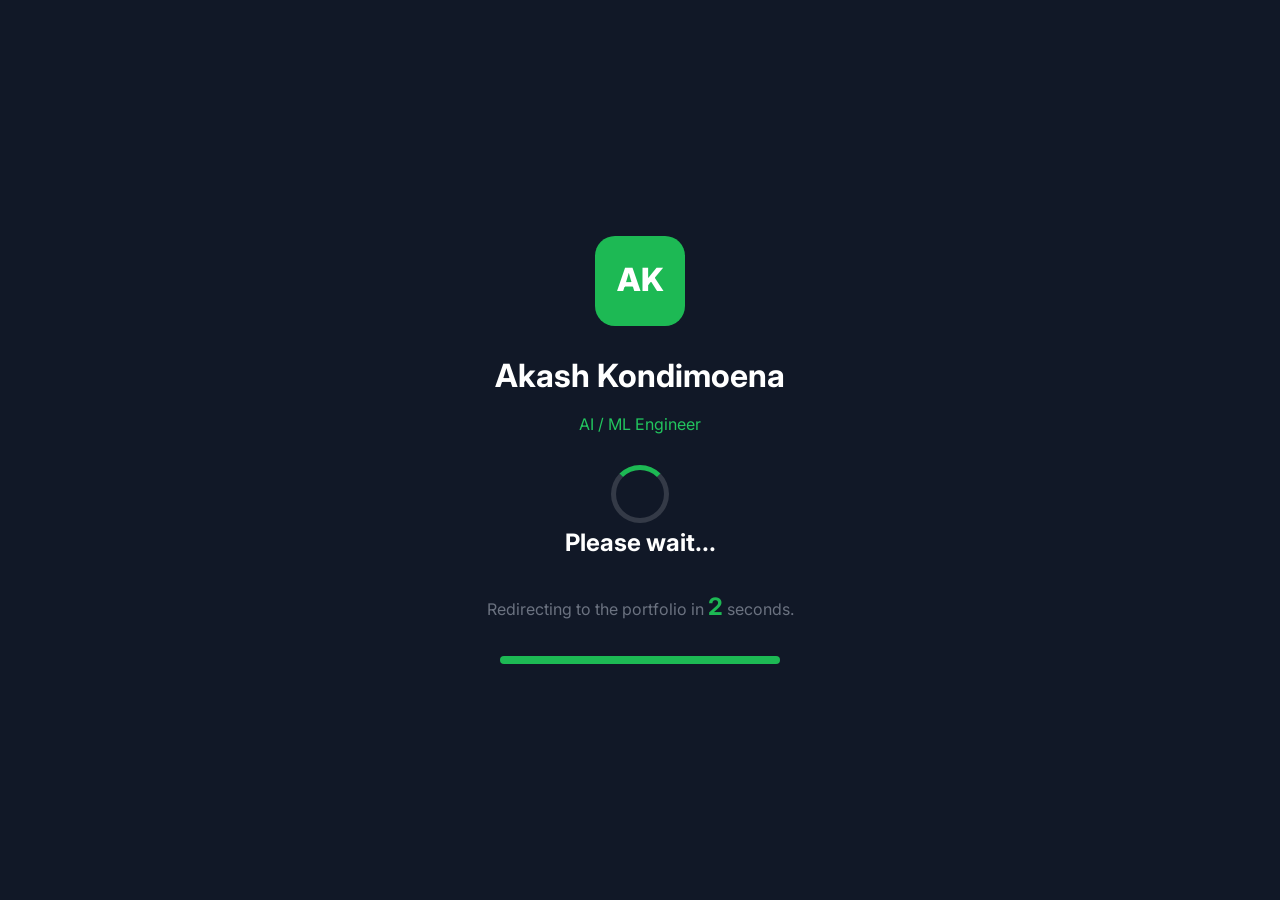
<file: index.html>
<!DOCTYPE html>
<html lang="en">

<head>
    <meta charset="UTF-8">
    <meta name="viewport" content="width=device-width, initial-scale=1.0">
    <title>Loading Portfolio</title>

    <link rel="stylesheet" href="css/style.css">
</head>

<body>

    <div id="loader">
        <div class="loader-logo">AK</div>

        <h1>Akash Kondimoena</h1>

        <p class="loader-role">
            AI / ML Engineer
        </p>

        <div class="loader-spinner"></div>

        <h2>Please wait...</h2>

        <p class="loader-text">
            Redirecting to the portfolio in
            <span id="countdown">3</span>
            seconds.
        </p>

        <div class="loader-progress">
            <div class="loader-progress-fill"></div>
        </div>

    </div>

    <script src="js/main.js"></script>

</body>

</html>
</file>
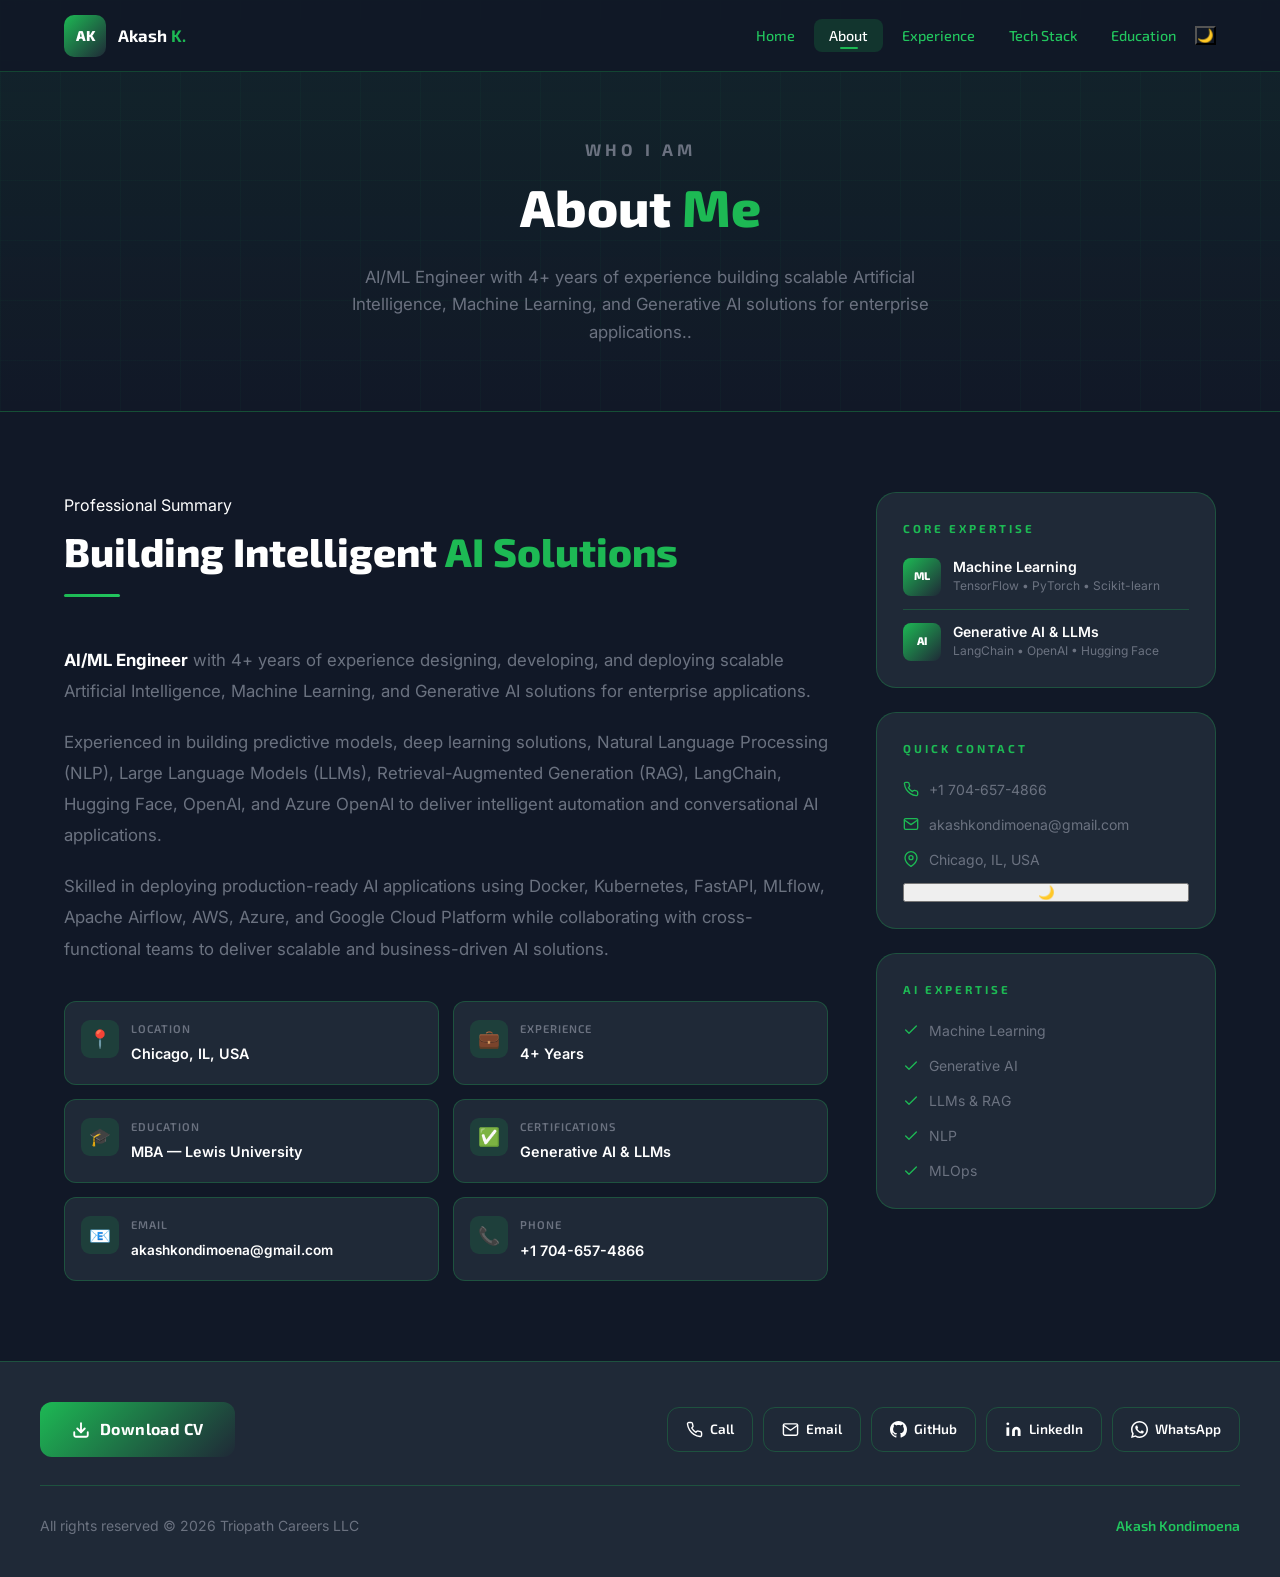
<file: about.html>
<!DOCTYPE html>
<html lang="en">

<head>
  <meta charset="UTF-8" />
  <meta name="viewport" content="width=device-width, initial-scale=1.0" />
  <meta name="description"
    content="Akash Kondimoena — AI/ML Engineer | Generative AI | Machine Learning | NLP | LLMs | 4+ Years Experience" />
  <title>About | Akash Kondimoena</title>
  <link rel="icon" type="image/svg+xml" href="assets/favicon.svg" />
  <link rel="shortcut icon" href="assets/favicon.svg" />
  <link rel="apple-touch-icon" href="assets/favicon.svg" />
  <link rel="preconnect" href="https://fonts.googleapis.com" />
  <link rel="preconnect" href="https://fonts.gstatic.com" crossorigin />
  <link
    href="https://fonts.googleapis.com/css2?family=Exo+2:ital,wght@0,300;0,400;0,500;0,600;0,700;0,800;1,300&family=Inter:wght@300;400;500;600&display=swap"
    rel="stylesheet" />
  <link rel="stylesheet" href="css/style.css" />
</head>

<body data-page="about">

  <!-- ── NAVBAR ─────────────────────────────────────────────── -->
    <nav class="navbar" id="navbar" role="navigation" aria-label="Main navigation">
    <div class="nav-container">
      <a aria-label='Home' class='nav-logo' href='index.html'>
        <span class="logo-badge" aria-hidden="true">AK</span>
        <span class="logo-name">Akash <span class="accent">K.</span></span>
      </a>

      <ul class="nav-menu" id="navMenu" role="menubar">
        <li role="none"><a class="nav-link" data-page="home" href="home.html" role="menuitem">Home</a></li>
        <li role="none"><a class="nav-link" data-page="about" href="about.html" role="menuitem">About</a></li>
        <li role="none"><a class="nav-link" data-page="experience" href="experience.html" role="menuitem">Experience</a>
        </li>
        <li role="none"><a class="nav-link" data-page="techstack" href="techstack.html" role="menuitem">Tech Stack</a>
        </li>
        <li role="none"><a class="nav-link" data-page="education" href="education.html" role="menuitem">Education</a>
        </li>

        <button id="themeToggle" class="theme-toggle" style="cursor:pointer;background-color:transparent;">



          <svg xmlns="http://www.w3.org/2000/svg" width="24" height="24" viewBox="0 0 24 24" fill="none"
            stroke="currentColor" stroke-width="2" stroke-linecap="round" stroke-linejoin="round"
            class="lucide lucide-sun-icon lucide-sun" style="background-color: transparent; border:none;">
            <circle cx="12" cy="12" r="4" />
            <path d="M12 2v2" />
            <path d="M12 20v2" />
            <path d="m4.93 4.93 1.41 1.41" />
            <path d="m17.66 17.66 1.41 1.41" />
            <path d="M2 12h2" />
            <path d="M20 12h2" />
            <path d="m6.34 17.66-1.41 1.41" />
            <path d="m19.07 4.93-1.41 1.41" />
          </svg>
        </button>
      </ul>
      <button class="hamburger" id="hamburger" aria-label="Toggle navigation" aria-expanded="false">
        <span></span><span></span><span></span>
      </button>
    </div>
  </nav>

  <main>

    <!-- ── PAGE HERO ──────────────────────────────────────────── -->
    <section class="page-hero" aria-label="Page header">
      <p class="page-hero-label">Who I Am</p>
      <h1>About <span class="accent">Me</span></h1>
      <p>AI/ML Engineer with 4+ years of experience building scalable Artificial Intelligence, Machine Learning, and
        Generative AI solutions for enterprise applications..</p>
    </section>

    <!-- ── ABOUT CONTENT ──────────────────────────────────────── -->
    <section class="section" aria-label="About details">
      <div class="container">
        <div class="about-layout">

          <!-- Left: Summary + Highlights -->
          <div>
            <span class="section-label">Professional Summary</span>
            <h2 class="section-title">Building Intelligent<span class="accent"> AI Solutions</span></h2>
            <div class="section-divider"></div>

            <div class="about-summary fade-in">
              <p>
                <strong>AI/ML Engineer</strong> with 4+ years of experience designing,
                developing, and deploying scalable Artificial Intelligence,
                Machine Learning, and Generative AI solutions for enterprise
                applications.
              </p>

              <p>
                Experienced in building predictive models, deep learning solutions,
                Natural Language Processing (NLP), Large Language Models (LLMs),
                Retrieval-Augmented Generation (RAG), LangChain, Hugging Face,
                OpenAI, and Azure OpenAI to deliver intelligent automation and
                conversational AI applications.
              </p>

              <p>
                Skilled in deploying production-ready AI applications using Docker,
                Kubernetes, FastAPI, MLflow, Apache Airflow, AWS, Azure,
                and Google Cloud Platform while collaborating with cross-functional
                teams to deliver scalable and business-driven AI solutions.
              </p>
            </div>

            <!-- Key Highlights -->
            <div class="highlights-grid" aria-label="Key highlights">

              <div class="highlight-card fade-in delay-1">
                <div class="hl-icon" aria-hidden="true">📍</div>
                <div>
                  <p class="hl-lbl">Location</p>
                  <p class="hl-val">Chicago, IL, USA</p>
                </div>
              </div>

              <div class="highlight-card fade-in delay-1">
                <div class="hl-icon" aria-hidden="true">💼</div>
                <div>
                  <p class="hl-lbl">Experience</p>
                  <p class="hl-val">4+ Years</p>
                </div>
              </div>

              <div class="highlight-card fade-in delay-2">
                <div class="hl-icon" aria-hidden="true">🎓</div>
                <div>
                  <p class="hl-lbl">Education</p>
                  <p class="hl-val">MBA — Lewis University</p>
                </div>
              </div>

              <div class="highlight-card fade-in delay-2">
                <div class="hl-icon" aria-hidden="true">✅</div>
                <div>
                  <p class="hl-lbl">Certifications</p>
                  <p class="hl-val">Generative AI  &amp; LLMs</p>
                </div>
              </div>

              <div class="highlight-card fade-in delay-3">
                <div class="hl-icon" aria-hidden="true">📧</div>
                <div>
                  <p class="hl-lbl">Email</p>
                  <p class="hl-val" style="font-size:0.85rem;">akashkondimoena@gmail.com</p>
                </div>
              </div>

              <div class="highlight-card fade-in delay-3">
                <div class="hl-icon" aria-hidden="true">📞</div>
                <div>
                  <p class="hl-lbl">Phone</p>
                  <p class="hl-val">+1 704-657-4866</p>
                </div>
              </div>

            </div>
          </div>

          <!-- Right: Sidebar -->
          <div class="about-sidebar">

            <!-- Certifications Panel -->
<div class="sidebar-panel fade-in">
  <p class="sidebar-panel-title">Core Expertise</p>

  <div class="cert-row">
    <div class="cert-icon-box">ML</div>
    <div>
      <p class="cert-row-name">Machine Learning</p>
      <p class="cert-row-org">TensorFlow • PyTorch • Scikit-learn</p>
    </div>
  </div>

  <div class="cert-row">
    <div class="cert-icon-box">AI</div>
    <div>
      <p class="cert-row-name">Generative AI & LLMs</p>
      <p class="cert-row-org">LangChain • OpenAI • Hugging Face</p>
    </div>
  </div>
</div>

            <!-- Contact Quick Panel -->
            <div class="sidebar-panel fade-in delay-1">
              <p class="sidebar-panel-title">Quick Contact</p>
              <ul class="contact-info-list">

                <li class="contact-info-item">
                  <svg viewBox="0 0 24 24" fill="none" stroke="currentColor" stroke-width="2" stroke-linecap="round"
                    stroke-linejoin="round" aria-hidden="true">
                    <path
                      d="M22 16.92v3a2 2 0 0 1-2.18 2 19.79 19.79 0 0 1-8.63-3.07 19.5 19.5 0 0 1-6-6 19.79 19.79 0 0 1-3.07-8.67A2 2 0 0 1 4.11 2h3a2 2 0 0 1 2 1.72 12.84 12.84 0 0 0 .7 2.81 2 2 0 0 1-.45 2.11L8.09 9.91a16 16 0 0 0 6 6l1.27-1.27a2 2 0 0 1 2.11-.45 12.84 12.84 0 0 0 2.81.7A2 2 0 0 1 22 16.92z" />
                  </svg>
                  <a href="tel:+17046574866" style="color:inherit;">+1 704-657-4866</a>
                </li>

                <li class="contact-info-item">
                  <svg viewBox="0 0 24 24" fill="none" stroke="currentColor" stroke-width="2" stroke-linecap="round"
                    stroke-linejoin="round" aria-hidden="true">
                    <path d="M4 4h16c1.1 0 2 .9 2 2v12c0 1.1-.9 2-2 2H4c-1.1 0-2-.9-2-2V6c0-1.1.9-2 2-2z" />
                    <polyline points="22,6 12,13 2,6" />
                  </svg>
                  <a href="mailto:akashkondimoena@gmail.com" style="color:inherit;">akashkondimoena@gmail.com</a>
                </li>

                <li class="contact-info-item">
                  <svg viewBox="0 0 24 24" fill="none" stroke="currentColor" stroke-width="2" stroke-linecap="round"
                    stroke-linejoin="round" aria-hidden="true">
                    <path d="M21 10c0 7-9 13-9 13s-9-6-9-13a9 9 0 0 1 18 0z" />
                    <circle cx="12" cy="10" r="3" />
                  </svg>
                  Chicago, IL, USA
                </li>
                 <button id="themeToggle" class="theme-toggle">

          <!-- <svg xmlns="http://www.w3.org/2000/svg" width="24" height="24" viewBox="0 0 24 24" fill="none"
            stroke="currentColor" stroke-width="2" stroke-linecap="round" stroke-linejoin="round"
            class="lucide lucide-sun-icon lucide-sun">
            <circle cx="12" cy="12" r="4" />
            <path d="M12 2v2" />
            <path d="M12 20v2" />
            <path d="m4.93 4.93 1.41 1.41" />
            <path d="m17.66 17.66 1.41 1.41" />
            <path d="M2 12h2" />
            <path d="M20 12h2" />
            <path d="m6.34 17.66-1.41 1.41" />
            <path d="m19.07 4.93-1.41 1.41" />
          </svg> -->
            🌙
        </button>
              </ul>
            </div>

            <div class="sidebar-panel fade-in delay-2">
              <p class="sidebar-panel-title">AI Expertise</p>
              <ul class="contact-info-list">
                <li class="contact-info-item">
                  <svg viewBox="0 0 24 24" fill="none" stroke="currentColor" stroke-width="2" stroke-linecap="round"
                    stroke-linejoin="round" aria-hidden="true">
                    <polyline points="20 6 9 17 4 12" />
                  </svg>
                  Machine Learning
                </li>
                <li class="contact-info-item">
                  <svg viewBox="0 0 24 24" fill="none" stroke="currentColor" stroke-width="2" stroke-linecap="round"
                    stroke-linejoin="round" aria-hidden="true">
                    <polyline points="20 6 9 17 4 12" />
                  </svg>
                  Generative AI
                </li>
                <li class="contact-info-item">
                  <svg viewBox="0 0 24 24" fill="none" stroke="currentColor" stroke-width="2" stroke-linecap="round"
                    stroke-linejoin="round" aria-hidden="true">
                    <polyline points="20 6 9 17 4 12" />
                  </svg>
                  LLMs & RAG
                </li>
                <li class="contact-info-item">
                  <svg viewBox="0 0 24 24" fill="none" stroke="currentColor" stroke-width="2" stroke-linecap="round"
                    stroke-linejoin="round" aria-hidden="true">
                    <polyline points="20 6 9 17 4 12" />
                  </svg>
                  NLP
                </li>
                <li class="contact-info-item">
                  <svg viewBox="0 0 24 24" fill="none" stroke="currentColor" stroke-width="2" stroke-linecap="round"
                    stroke-linejoin="round" aria-hidden="true">
                    <polyline points="20 6 9 17 4 12" />
                  </svg>
                  MLOps
                </li>
              </ul>
            </div>

          </div>
        </div>
      </div>
    </section>

  </main>

  <!-- ── FOOTER (injected by JS) ────────────────────────────── -->
  <footer class="site-footer" id="site-footer" role="contentinfo"></footer>

  <script src="js/main.js"></script>
</body>

</html>
</file>
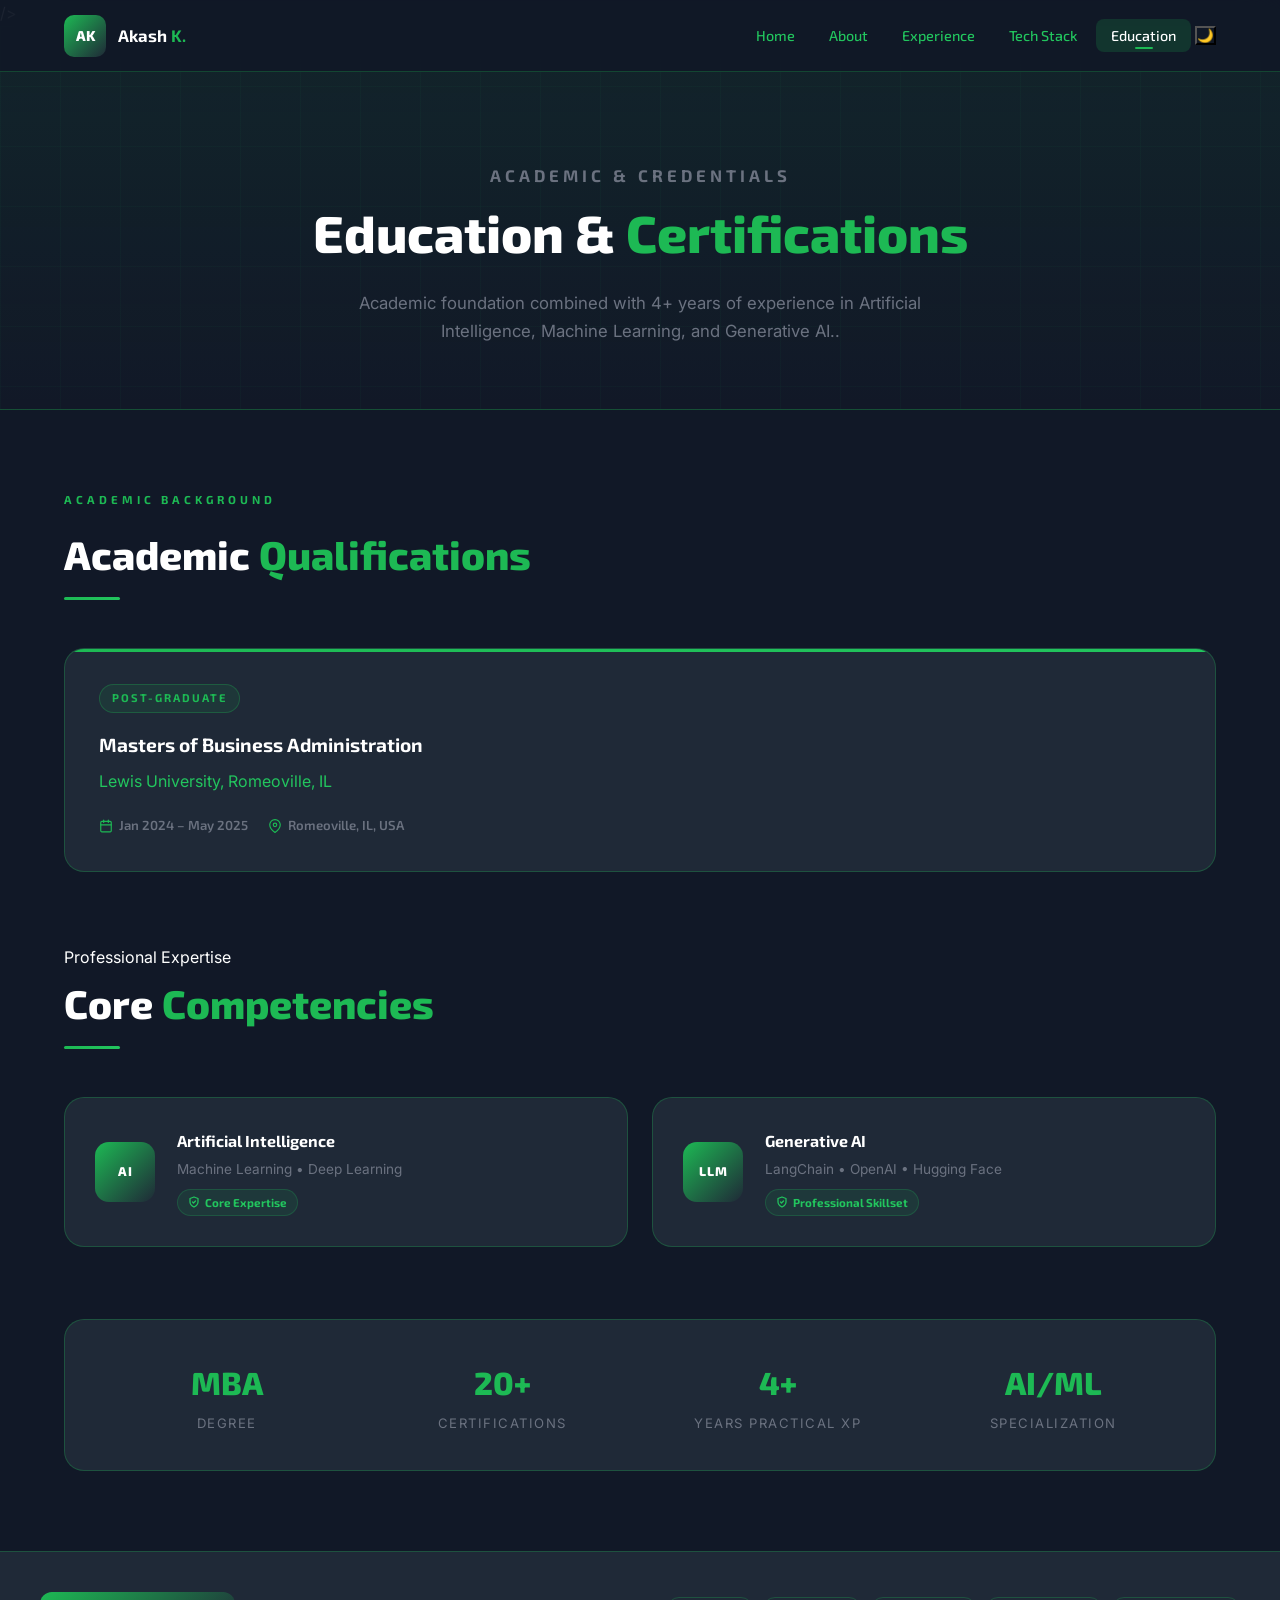
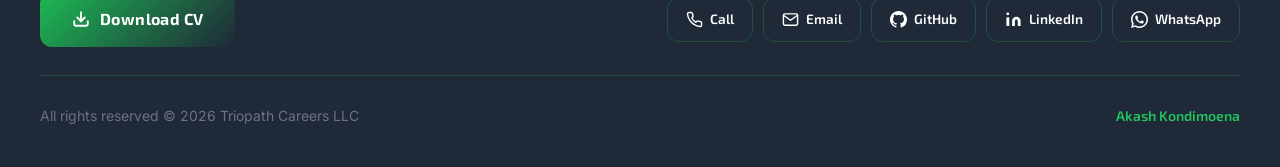
<file: education.html>
<!DOCTYPE html>
<html lang="en">

<head>
  <meta charset="UTF-8" />
  <meta name="viewport" content="width=device-width, initial-scale=1.0" />
  <meta name="description"
    content="Education and professional expertise of Akash Kondimoena — AI/ML Engineer with 4+ years of experience in Artificial Intelligence, Machine Learning, and Generative AI.">
  />
  <title>Education | Akash Kondimoena</title>
  <link rel="icon" type="image/svg+xml" href="assets/favicon.svg" />
  <link rel="shortcut icon" href="assets/favicon.svg" />
  <link rel="apple-touch-icon" href="assets/favicon.svg" />
  <link rel="preconnect" href="https://fonts.googleapis.com" />
  <link rel="preconnect" href="https://fonts.gstatic.com" crossorigin />
  <link
    href="https://fonts.googleapis.com/css2?family=Exo+2:ital,wght@0,300;0,400;0,500;0,600;0,700;0,800;1,300&family=Inter:wght@300;400;500;600&display=swap"
    rel="stylesheet" />
  <link rel="stylesheet" href="css/style.css" />
</head>

<body data-page="education">

  <!-- ── NAVBAR ─────────────────────────────────────────────── -->
      <nav class="navbar" id="navbar" role="navigation" aria-label="Main navigation">
    <div class="nav-container">
      <a aria-label='Akash Kondimoena Home' class='nav-logo' href='index.html'>
        <span class="logo-badge" aria-hidden="true">AK</span>
        <span class="logo-name">Akash <span class="accent">K.</span></span>
      </a>


      <ul class="nav-menu" id="navMenu" role="menubar">
        <li role="none"><a class="nav-link" data-page="home" href="home.html" role="menuitem">Home</a></li>
        <li role="none"><a class="nav-link" data-page="about" href="about.html" role="menuitem">About</a></li>
        <li role="none"><a class="nav-link" data-page="experience" href="experience.html" role="menuitem">Experience</a>
        </li>
        <li role="none"><a class="nav-link" data-page="techstack" href="techstack.html" role="menuitem">Tech Stack</a>
        </li>
        <li role="none"><a class="nav-link" data-page="education" href="education.html" role="menuitem">Education</a>
        </li>

        <button id="themeToggle" class="theme-toggle" style="cursor:pointer;background-color:transparent;">



          <svg xmlns="http://www.w3.org/2000/svg" width="24" height="24" viewBox="0 0 24 24" fill="none"
            stroke="currentColor" stroke-width="2" stroke-linecap="round" stroke-linejoin="round"
            class="lucide lucide-sun-icon lucide-sun" style="background-color: transparent; border:none;">
            <circle cx="12" cy="12" r="4" />
            <path d="M12 2v2" />
            <path d="M12 20v2" />
            <path d="m4.93 4.93 1.41 1.41" />
            <path d="m17.66 17.66 1.41 1.41" />
            <path d="M2 12h2" />
            <path d="M20 12h2" />
            <path d="m6.34 17.66-1.41 1.41" />
            <path d="m19.07 4.93-1.41 1.41" />
          </svg>
        </button>
      </ul>

      <button class="hamburger" id="hamburger" aria-label="Toggle navigation" aria-expanded="false">
        <span></span><span></span><span></span>
      </button>
    </div>
  </nav>

  <main>

    <!-- ── PAGE HERO ──────────────────────────────────────────── -->
    <section class="page-hero" aria-label="Page header">
      <p class="page-hero-label">Academic &amp; Credentials</p>
      <h1>Education &amp; <span class="accent">Certifications</span></h1>
      <p>Academic foundation combined with 4+ years of experience in Artificial Intelligence, Machine Learning, and
        Generative AI..</p>
    </section>

    <!-- ── EDUCATION ──────────────────────────────────────────── -->
    <section class="section" aria-label="Education details">
      <div class="container">

        <span class="section-label">Academic Background</span>
        <h2 class="section-title">Academic <span class="accent">Qualifications</span></h2>
        <div class="section-divider"></div>

        <div class="edu-grid">

          <!-- MBA Card -->
          <article class="edu-card fade-in" aria-label="Masters of Business Administration">
            <span class="edu-badge">Post-Graduate</span>
            <h3 class="edu-degree">Masters of Business Administration</h3>
            <p class="edu-school">Lewis University, Romeoville, IL</p>
            <div class="edu-meta">
              <span class="edu-meta-item">
                <!-- Calendar icon -->
                <svg viewBox="0 0 24 24" fill="none" stroke="currentColor" stroke-width="2" stroke-linecap="round"
                  stroke-linejoin="round" aria-hidden="true">
                  <rect x="3" y="4" width="18" height="18" rx="2" ry="2" />
                  <line x1="16" y1="2" x2="16" y2="6" />
                  <line x1="8" y1="2" x2="8" y2="6" />
                  <line x1="3" y1="10" x2="21" y2="10" />
                </svg>
                Jan 2024 – May 2025
              </span>
              <span class="edu-meta-item">
                <!-- Location icon -->
                <svg viewBox="0 0 24 24" fill="none" stroke="currentColor" stroke-width="2" stroke-linecap="round"
                  stroke-linejoin="round" aria-hidden="true">
                  <path d="M21 10c0 7-9 13-9 13s-9-6-9-13a9 9 0 0 1 18 0z" />
                  <circle cx="12" cy="10" r="3" />
                </svg>
                Romeoville, IL, USA
              </span>
            </div>
          </article>

        </div>

        <!-- ── CERTIFICATIONS ────────────────────────────────── -->
        <div style="margin-top: 72px;">
          <span class="section-label">Professional Expertise</span>
          <h2 class="section-title">Core <span class="accent">Competencies</span></h2>
          <div class="section-divider"></div>

          <div class="cert-cards">

            <article class="cert-big-card fade-in" aria-label="Artificial Intelligence">
              <div class="cert-big-logo" aria-hidden="true">AI</div>
              <div>
                <h3 class="cert-big-title">Artificial Intelligence</h3>
                <p class="cert-big-org">Machine Learning • Deep Learning</p>
                <span class="cert-verified">
                  <!-- Shield check icon -->
                  <svg viewBox="0 0 24 24" fill="none" stroke="currentColor" stroke-width="2.5" stroke-linecap="round"
                    stroke-linejoin="round" width="12" height="12" aria-hidden="true">
                    <path d="M12 22s8-4 8-10V5l-8-3-8 3v7c0 6 8 10 8 10z" />
                    <polyline points="9 12 11 14 15 10" />
                  </svg>
                  Core Expertise
                </span>
              </div>
            </article>

            <article class="cert-big-card fade-in delay-1" aria-label="Generative AI">
              <div class="cert-big-logo" aria-hidden="true">LLM</div>
              <div>
                <h3 class="cert-big-title">Generative AI</h3>
                <p class="cert-big-org">LangChain • OpenAI • Hugging Face</p>
                <span class="cert-verified">
                  <svg viewBox="0 0 24 24" fill="none" stroke="currentColor" stroke-width="2.5" stroke-linecap="round"
                    stroke-linejoin="round" width="12" height="12" aria-hidden="true">
                    <path d="M12 22s8-4 8-10V5l-8-3-8 3v7c0 6 8 10 8 10z" />
                    <polyline points="9 12 11 14 15 10" />
                  </svg>
                  Professional Skillset
                </span>
              </div>
            </article>

          </div>
        </div>

        <!-- ── SUMMARY STRIP ─────────────────────────────────── -->
        <div class="fade-in" style="
          margin-top: 72px;
          background: var(--surface-1);
          border: 1px solid var(--border);
          border-radius: var(--radius-lg);
          padding: 36px 40px;
          display: grid;
          grid-template-columns: repeat(auto-fit, minmax(180px, 1fr));
          gap: 32px;
          text-align: center;
        " aria-label="Credentials summary">

          <div>
            <p style="font-family: var(--font-primary); font-size: 2rem; font-weight: 800; color: var(--royal-azure);">
              MBA</p>
            <p
              style="font-size: 0.82rem; color: var(--text-muted); text-transform: uppercase; letter-spacing: 1.5px; margin-top: 4px;">
              Degree</p>
          </div>

          <div>
            <p style="font-family: var(--font-primary); font-size: 2rem; font-weight: 800; color: var(--royal-azure);">
              20+</p>
            <p
              style="font-size: 0.82rem; color: var(--text-muted); text-transform: uppercase; letter-spacing: 1.5px; margin-top: 4px;">
              Certifications</p>
          </div>

          <div>
            <p style="font-family: var(--font-primary); font-size: 2rem; font-weight: 800; color: var(--royal-azure);">
              4+</p>
            <p
              style="font-size: 0.82rem; color: var(--text-muted); text-transform: uppercase; letter-spacing: 1.5px; margin-top: 4px;">
              Years Practical XP</p>
          </div>

          <div>
            <p style="font-family: var(--font-primary); font-size: 2rem; font-weight: 800; color: var(--royal-azure);">
              AI/ML</p>
            <p
              style="font-size: 0.82rem; color: var(--text-muted); text-transform: uppercase; letter-spacing: 1.5px; margin-top: 4px;">
              Specialization</p>
          </div>

        </div>

      </div>
    </section>

  </main>

  <!-- ── FOOTER (injected by JS) ────────────────────────────── -->
  <footer class="site-footer" id="site-footer" role="contentinfo"></footer>

  <script src="js/main.js"></script>
</body>

</html>
</file>
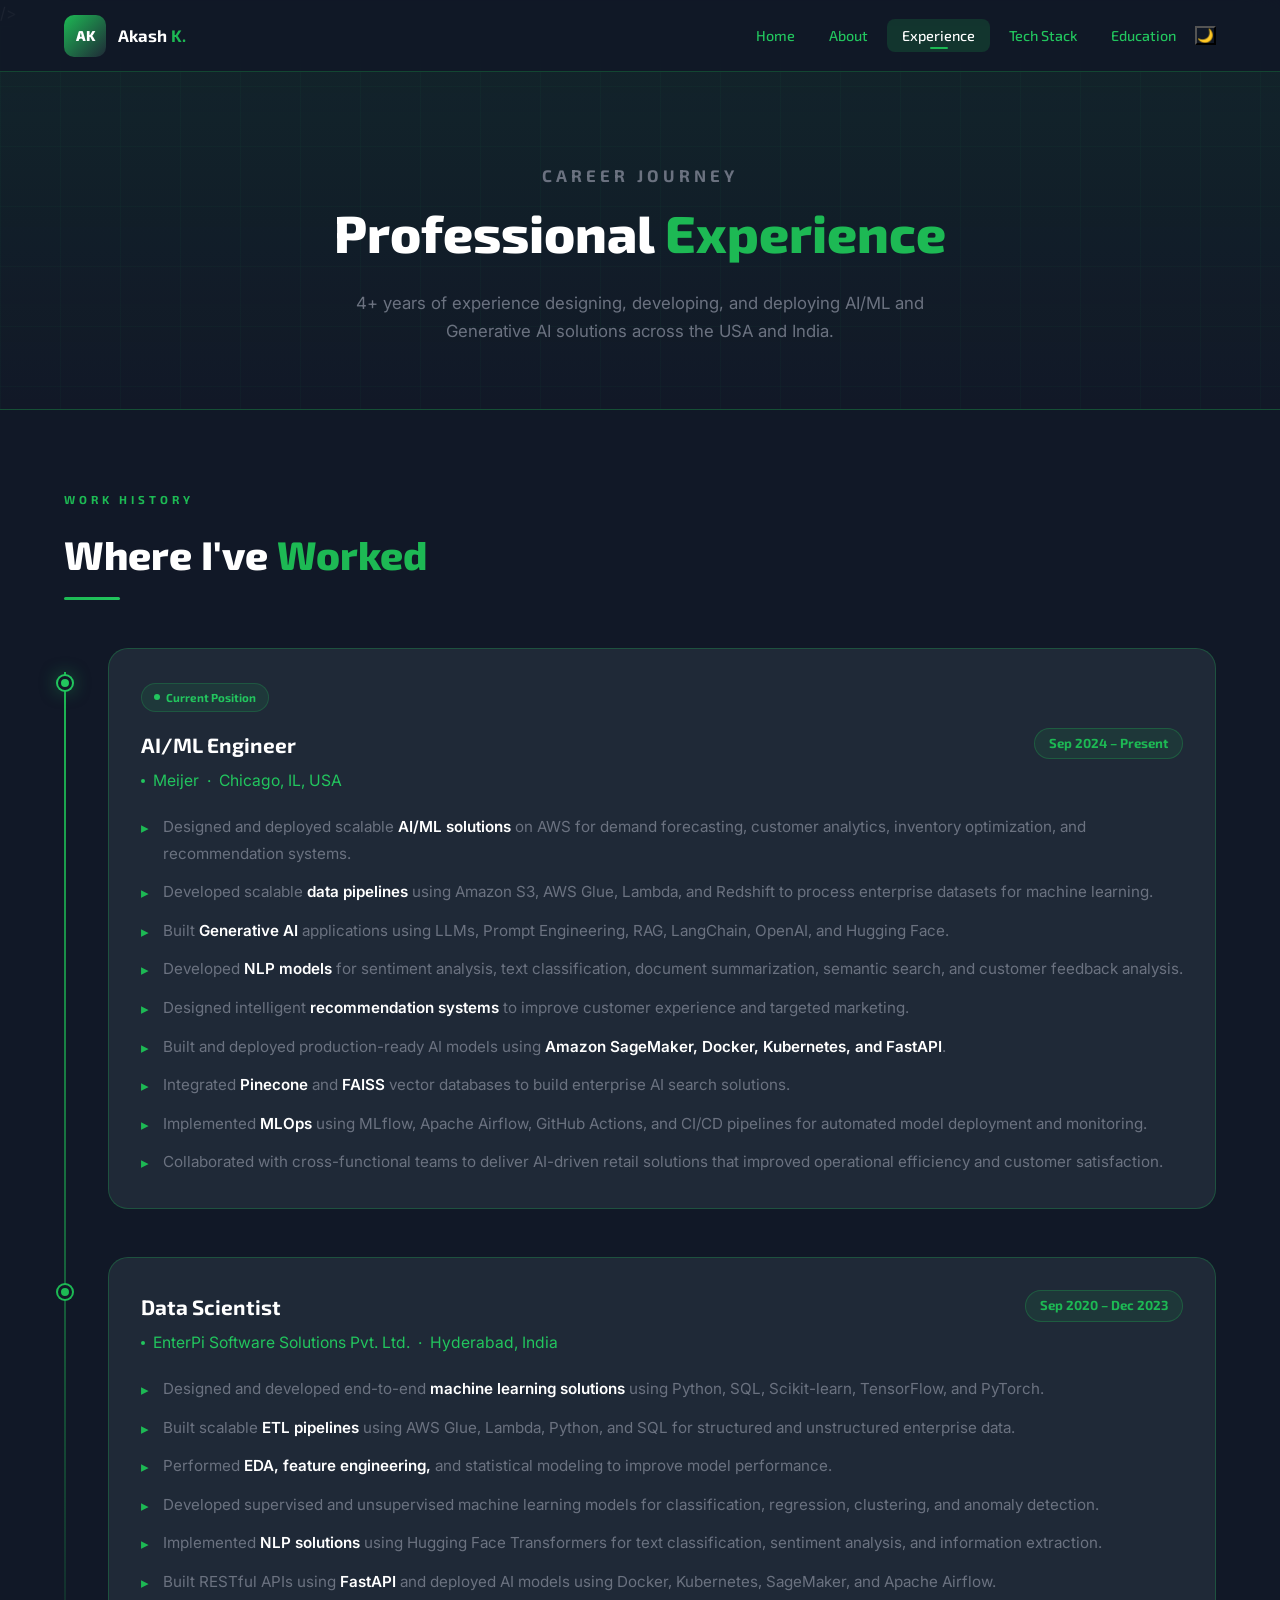
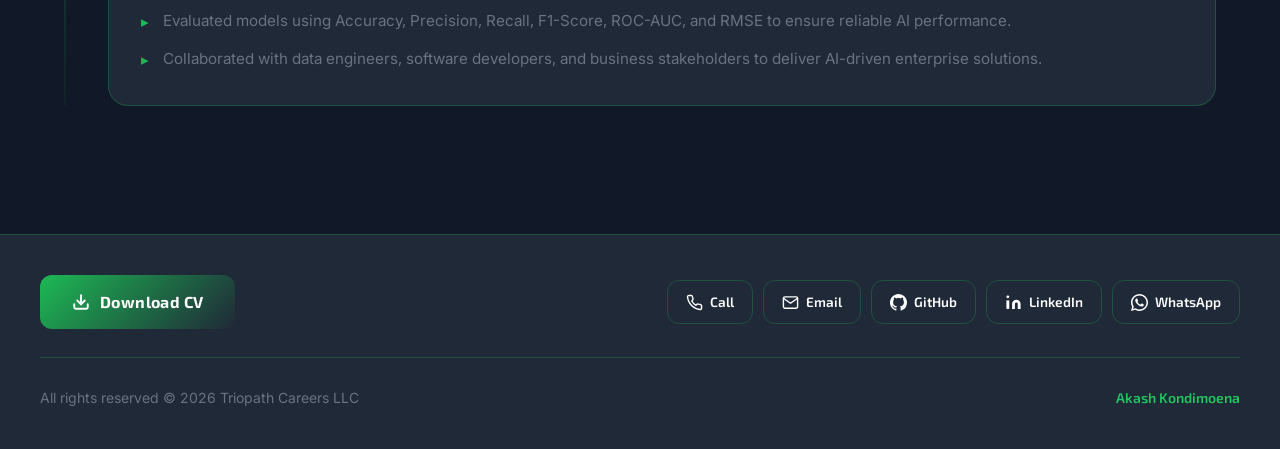
<file: experience.html>
<!DOCTYPE html>
<html lang="en">

<head>
  <meta charset="UTF-8" />
  <meta name="viewport" content="width=device-width, initial-scale=1.0" />
  <meta name="description"
    content="Experience of Akash Kondimoena — AI/ML Engineer with 4+ years of experience in Artificial Intelligence, Machine Learning, and Generative AI.">
  />
  <title>Experience | Akash Kondimoena</title>
  <link rel="icon" type="image/svg+xml" href="assets/favicon.svg" />
  <link rel="shortcut icon" href="assets/favicon.svg" />
  <link rel="apple-touch-icon" href="assets/favicon.svg" />
  <link rel="preconnect" href="https://fonts.googleapis.com" />
  <link rel="preconnect" href="https://fonts.gstatic.com" crossorigin />
  <link
    href="https://fonts.googleapis.com/css2?family=Exo+2:ital,wght@0,300;0,400;0,500;0,600;0,700;0,800;1,300&family=Inter:wght@300;400;500;600&display=swap"
    rel="stylesheet" />
  <link rel="stylesheet" href="css/style.css" />
</head>

<body data-page="experience">

  <!-- ── NAVBAR ─────────────────────────────────────────────── -->
   <nav class="navbar" id="navbar" role="navigation" aria-label="Main navigation">
    <div class="nav-container">
      <a aria-label='Akash Kondimoena Home' class='nav-logo' href='index.html'>
        <span class="logo-badge" aria-hidden="true">AK</span>
        <span class="logo-name">Akash <span class="accent">K.</span></span>
      </a>


      <ul class="nav-menu" id="navMenu" role="menubar">
        <li role="none"><a class="nav-link" data-page="home" href="home.html" role="menuitem">Home</a></li>
        <li role="none"><a class="nav-link" data-page="about" href="about.html" role="menuitem">About</a></li>
        <li role="none"><a class="nav-link" data-page="experience" href="experience.html" role="menuitem">Experience</a>
        </li>
        <li role="none"><a class="nav-link" data-page="techstack" href="techstack.html" role="menuitem">Tech Stack</a>
        </li>
        <li role="none"><a class="nav-link" data-page="education" href="education.html" role="menuitem">Education</a>
        </li>

        <button id="themeToggle" class="theme-toggle" style="cursor:pointer;background-color:transparent;">



          <svg xmlns="http://www.w3.org/2000/svg" width="24" height="24" viewBox="0 0 24 24" fill="none"
            stroke="currentColor" stroke-width="2" stroke-linecap="round" stroke-linejoin="round"
            class="lucide lucide-sun-icon lucide-sun" style="background-color: transparent; border:none;">
            <circle cx="12" cy="12" r="4" />
            <path d="M12 2v2" />
            <path d="M12 20v2" />
            <path d="m4.93 4.93 1.41 1.41" />
            <path d="m17.66 17.66 1.41 1.41" />
            <path d="M2 12h2" />
            <path d="M20 12h2" />
            <path d="m6.34 17.66-1.41 1.41" />
            <path d="m19.07 4.93-1.41 1.41" />
          </svg>
        </button>
      </ul>

      <button class="hamburger" id="hamburger" aria-label="Toggle navigation" aria-expanded="false">
        <span></span><span></span><span></span>
      </button>
    </div>
  </nav>

  <main>

    <!-- ── PAGE HERO ──────────────────────────────────────────── -->
    <section class="page-hero" aria-label="Page header">
      <p class="page-hero-label">Career Journey</p>
      <h1>Professional <span class="accent">Experience</span></h1>
      <p>4+ years of experience designing, developing, and deploying AI/ML and Generative AI solutions across the USA
        and India.</p>
    </section>

    <!-- ── TIMELINE ───────────────────────────────────────────── -->
    <section class="section" aria-label="Work history">
      <div class="container">

        <span class="section-label">Work History</span>
        <h2 class="section-title">Where I've <span class="accent">Worked</span></h2>
        <div class="section-divider"></div>

        <div class="timeline" role="list">

          <!-- ── EXPERIENCE 1: Meijer (Current) ─────────────────── -->
          <article class="tl-item" role="listitem" aria-label="Meijer position">
            <div class="tl-dot current" aria-hidden="true"></div>

            <div class="exp-card">
              <div class="live-badge" aria-label="Currently employed here">
                <span class="live-dot" aria-hidden="true"></span>
                Current Position
              </div>

              <div class="exp-top">
                <h3 class="exp-role">AI/ML Engineer</h3>
                <span class="exp-duration-badge">Sep 2024 – Present</span>
              </div>

              <p class="exp-company">
                Meijer &nbsp;&middot;&nbsp; Chicago, IL, USA
              </p>

              <ul class="resp-list" aria-label="Key responsibilities">
                <li>Designed and deployed scalable <strong>AI/ML solutions</strong> on AWS for demand forecasting,
                  customer analytics, inventory optimization, and recommendation systems.</li>

                <li>Developed scalable <strong>data pipelines</strong> using Amazon S3, AWS Glue, Lambda, and Redshift
                  to process enterprise datasets for machine learning.</li>

                <li>Built <strong>Generative AI</strong> applications using LLMs, Prompt Engineering, RAG, LangChain,
                  OpenAI, and Hugging Face.</li>

                <li>Developed <strong>NLP models</strong> for sentiment analysis, text classification, document
                  summarization, semantic search, and customer feedback analysis.</li>

                <li>Designed intelligent <strong>recommendation systems</strong> to improve customer experience and
                  targeted marketing.</li>

                <li>Built and deployed production-ready AI models using <strong>Amazon SageMaker, Docker, Kubernetes,
                    and FastAPI</strong>.</li>

                <li>Integrated <strong>Pinecone</strong> and <strong>FAISS</strong> vector databases to build enterprise
                  AI search solutions.</li>

                <li>Implemented <strong>MLOps</strong> using MLflow, Apache Airflow, GitHub Actions, and CI/CD pipelines
                  for automated model deployment and monitoring.</li>

                <li>Collaborated with cross-functional teams to deliver AI-driven retail solutions that improved
                  operational efficiency and customer satisfaction.</li>
              </ul>
            </div>
          </article>

          <!-- ── EXPERIENCE 2: EnterPi ──────────────────────────── -->
          <article class="tl-item" role="listitem" aria-label="EnterPi Software Solutions position">
            <div class="tl-dot" aria-hidden="true"></div>

            <div class="exp-card">
              <div class="exp-top">
                <h3 class="exp-role">Data Scientist</h3>
                <span class="exp-duration-badge">Sep 2020 – Dec 2023</span>
              </div>

              <p class="exp-company">
                EnterPi Software Solutions Pvt. Ltd. &nbsp;&middot;&nbsp; Hyderabad, India
              </p>

              <ul class="resp-list" aria-label="Key responsibilities">

                <li>Designed and developed end-to-end <strong>machine learning solutions</strong> using Python, SQL,
                  Scikit-learn, TensorFlow, and PyTorch.</li>

                <li>Built scalable <strong>ETL pipelines</strong> using AWS Glue, Lambda, Python, and SQL for structured
                  and unstructured enterprise data.</li>

                <li>Performed <strong>EDA, feature engineering,</strong> and statistical modeling to improve model
                  performance.</li>

                <li>Developed supervised and unsupervised machine learning models for classification, regression,
                  clustering, and anomaly detection.</li>

                <li>Implemented <strong>NLP solutions</strong> using Hugging Face Transformers for text classification,
                  sentiment analysis, and information extraction.</li>

                <li>Built RESTful APIs using <strong>FastAPI</strong> and deployed AI models using Docker, Kubernetes,
                  SageMaker, and Apache Airflow.</li>

                <li>Evaluated models using Accuracy, Precision, Recall, F1-Score, ROC-AUC, and RMSE to ensure reliable
                  AI performance.</li>

                <li>Collaborated with data engineers, software developers, and business stakeholders to deliver
                  AI-driven enterprise solutions.</li>
              </ul>
            </div>
          </article>

        </div><!-- /timeline -->
      </div>
    </section>

  </main>

  <!-- ── FOOTER (injected by JS) ────────────────────────────── -->
  <footer class="site-footer" id="site-footer" role="contentinfo"></footer>

  <script src="js/main.js"></script>
</body>

</html>
</file>
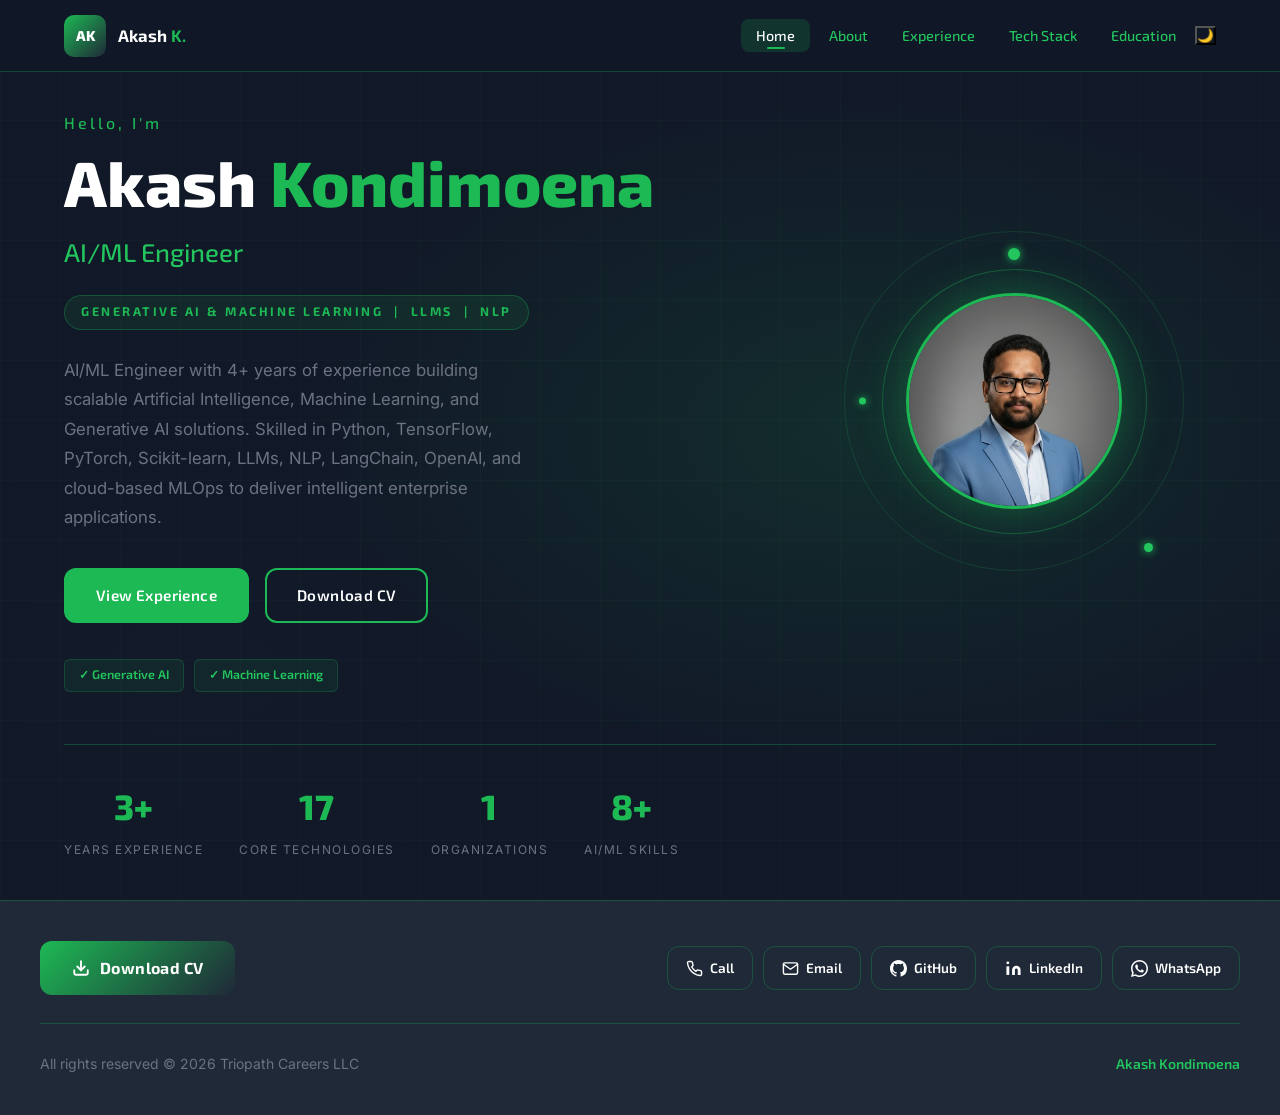
<file: home.html>
<!DOCTYPE html>
<html lang="en">

<head>
  <meta charset="UTF-8" />
  <meta name="viewport" content="width=device-width, initial-scale=1.0" />
  <meta name="description"
    content="Akash Kondimoena — AI/ML Engineer | Generative AI | Machine Learning | NLP | LLMs | 4+ Years Experience" />
  <title>Akash Kondimoena | AI/ML Engineer</title>

  <!-- Fonts -->
  <link rel="icon" type="image/svg+xml" href="assets/favicon.svg" />
  <link rel="shortcut icon" href="assets/favicon.svg" />
  <link rel="apple-touch-icon" href="assets/favicon.svg" />
  <link rel="preconnect" href="https://fonts.googleapis.com" />
  <link rel="preconnect" href="https://fonts.gstatic.com" crossorigin />
  <link
    href="https://fonts.googleapis.com/css2?family=Exo+2:ital,wght@0,300;0,400;0,500;0,600;0,700;0,800;1,300&family=Inter:wght@300;400;500;600&display=swap"
    rel="stylesheet" />

  <!-- Stylesheet -->
  <link rel="stylesheet" href="css/style.css" />
</head>

<body data-page="home">

  <!-- ══════════════════════════════════════════
       NAVBAR
  ══════════════════════════════════════════ -->
  <nav class="navbar" id="navbar" role="navigation" aria-label="Main navigation">
    <div class="nav-container">
      <a aria-label='Akash Kondimoena Home' class='nav-logo' href='index.html'>
        <span class="logo-badge" aria-hidden="true">AK</span>
        <span class="logo-name">Akash <span class="accent">K.</span></span>
      </a>


      <ul class="nav-menu" id="navMenu" role="menubar">
        <li role="none"><a class="nav-link" data-page="home" href="home.html" role="menuitem">Home</a></li>
        <li role="none"><a class="nav-link" data-page="about" href="about.html" role="menuitem">About</a></li>
        <li role="none"><a class="nav-link" data-page="experience" href="experience.html" role="menuitem">Experience</a>
        </li>
        <li role="none"><a class="nav-link" data-page="techstack" href="techstack.html" role="menuitem">Tech Stack</a>
        </li>
        <li role="none"><a class="nav-link" data-page="education" href="education.html" role="menuitem">Education</a>
        </li>

        <button id="themeToggle" class="theme-toggle" style="cursor:pointer;background-color:transparent;">



          <svg xmlns="http://www.w3.org/2000/svg" width="24" height="24" viewBox="0 0 24 24" fill="none"
            stroke="currentColor" stroke-width="2" stroke-linecap="round" stroke-linejoin="round"
            class="lucide lucide-sun-icon lucide-sun" style="background-color: transparent; border:none;">
            <circle cx="12" cy="12" r="4" />
            <path d="M12 2v2" />
            <path d="M12 20v2" />
            <path d="m4.93 4.93 1.41 1.41" />
            <path d="m17.66 17.66 1.41 1.41" />
            <path d="M2 12h2" />
            <path d="M20 12h2" />
            <path d="m6.34 17.66-1.41 1.41" />
            <path d="m19.07 4.93-1.41 1.41" />
          </svg>
        </button>
      </ul>

      <button class="hamburger" id="hamburger" aria-label="Toggle navigation" aria-expanded="false">
        <span></span><span></span><span></span>
      </button>
    </div>
  </nav>

  <!-- ══════════════════════════════════════════
       HERO — HOME
  ══════════════════════════════════════════ -->
  <main>
    <section class="hero" aria-labelledby="hero-name">
      <!-- Atmospheric layers -->
      <div class="hero-bg" aria-hidden="true"></div>
      <div class="hero-grid" aria-hidden="true"></div>

      <div class="hero-inner">
        <div class="hero-content">

          <!-- Text Block -->
          <div class="hero-text">
            <p class="hero-greeting fade-in">Hello, I'm</p>

            <h1 class="hero-name fade-in delay-1" id="hero-name">
              Akash <span class="accent">Kondimoena</span>
            </h1>

            <h2 class="hero-role fade-in delay-2">AI/ML Engineer</h2>

            <div class="hero-headline fade-in delay-2">
              Generative AI &amp; Machine Learning &nbsp;|&nbsp; LLMs &nbsp;|&nbsp; NLP
            </div>

            <p class="hero-tagline fade-in delay-3">
              AI/ML Engineer with 4+ years of experience building scalable Artificial Intelligence,
              Machine Learning, and Generative AI solutions. Skilled in Python, TensorFlow,
              PyTorch, Scikit-learn, LLMs, NLP, LangChain, OpenAI, and cloud-based MLOps
              to deliver intelligent enterprise applications.
            </p>

            <div class="hero-ctas fade-in delay-3">
              <a class='btn btn-primary' href='/experience.html'>View Experience</a>
              <a href="assets/Akash_AIML_Resume.pdf" download class="btn btn-secondary">Download CV</a>
            </div>

            <div class="hero-badges fade-in delay-4">
              <span class="cert-pill">✓ Generative AI</span>
              <span class="cert-pill">✓ Machine Learning</span>
            </div>
          </div>

          <!-- Avatar Block -->
          <div class="hero-avatar fade-in delay-2" aria-hidden="true">

            <!-- Outer ring + orbit dots — THIS rotates -->
            <div class="avatar-orbital">
              <span class="orbit-node orbit-node-a"></span>
              <span class="orbit-node orbit-node-b"></span>
              <span class="orbit-node orbit-node-c"></span>
            </div>

            <!-- Photo layers — these DO NOT rotate -->
            <div class="avatar-mid">
              <div class="avatar-core">
                <img src="assets/profile.jpg" alt="Akash Kondimoena — AI/ML Engineer" />
              </div>
            </div>

          </div>

        </div>

        <!-- Stats Bar -->
        <div class="hero-stats fade-in delay-4" aria-label="Career highlights">
          <div class="stat">
            <span class="stat-num" data-target="4" data-suffix="+">0+</span>
            <span class="stat-lbl">Years Experience</span>
          </div>
          <div class="stat">
            <span class="stat-num" data-target="20">0</span>
            <span class="stat-lbl">Core Technologies</span>
          </div>
          <div class="stat">
            <span class="stat-num" data-target="2">0</span>
            <span class="stat-lbl">Organizations</span>
          </div>
          <div class="stat">
            <span class="stat-num" data-target="10" data-suffix="+">0+</span>
            <span class="stat-lbl">AI/ML Skills</span>
          </div>
        </div>

      </div>
    </section>
  </main>

  <!-- ══════════════════════════════════════════
       FOOTER (injected by JS)
  ══════════════════════════════════════════ -->
  <footer class="site-footer" id="site-footer" role="contentinfo"></footer>

  <script src="js/main.js"></script>
</body>

</html>
</file>
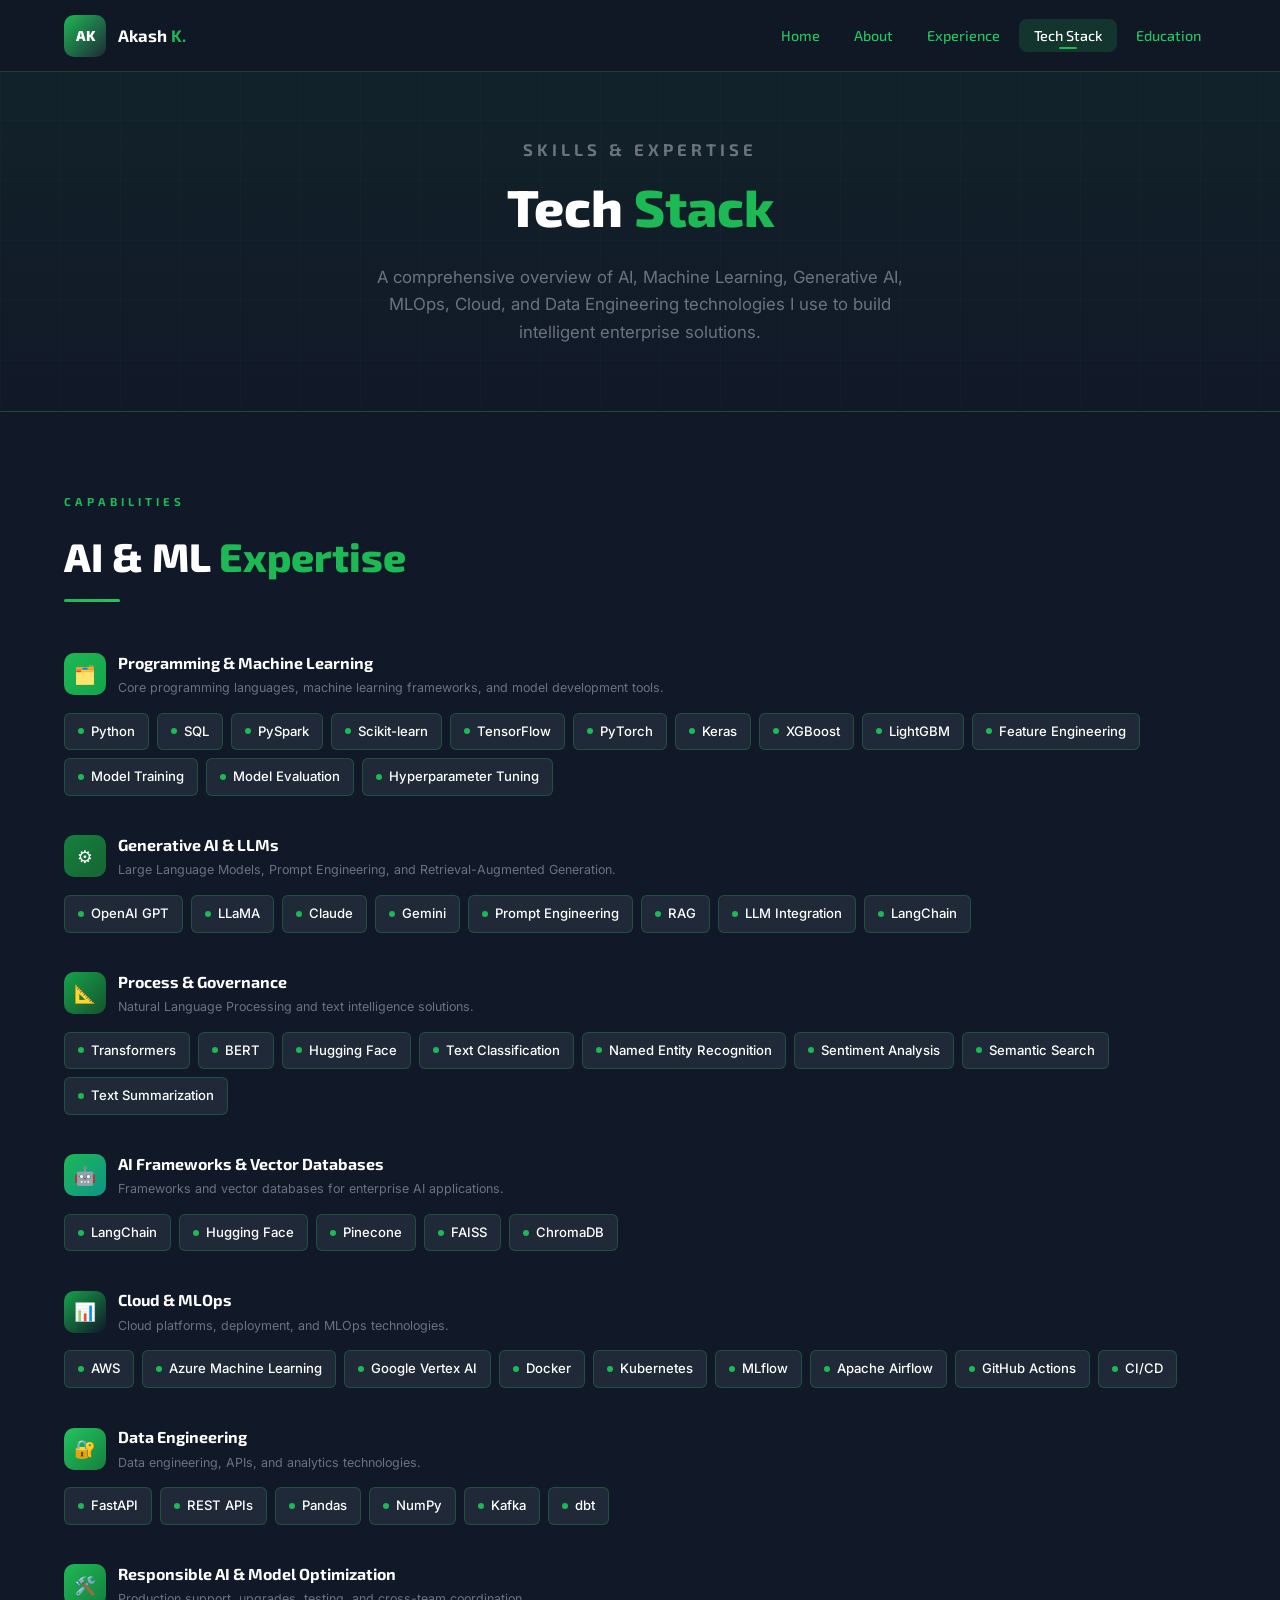
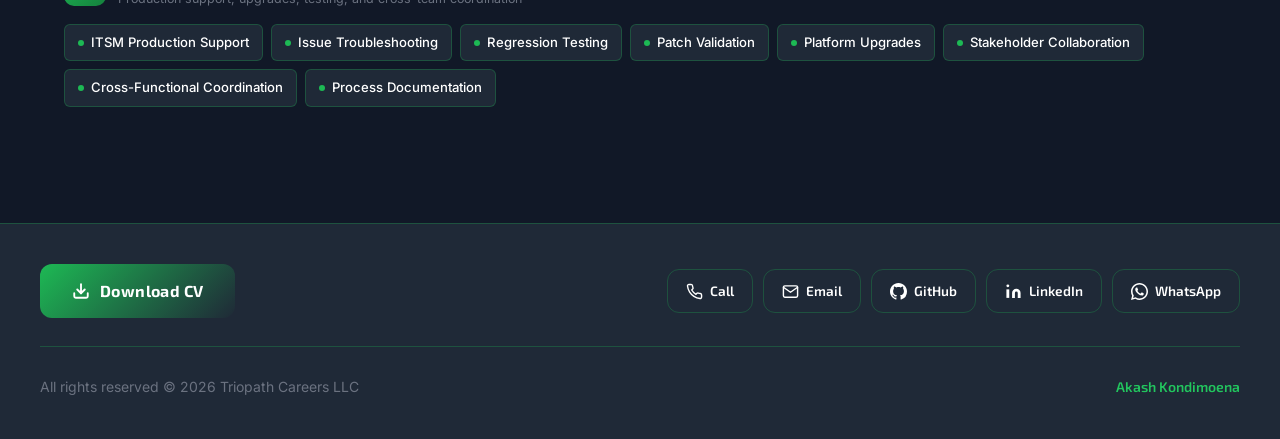
<file: techstack.html>
<!DOCTYPE html>
<html lang="en">

<head>
  <meta charset="UTF-8" />
  <meta name="viewport" content="width=device-width, initial-scale=1.0" />
  <meta name="description"
    content="Akash Kondimoena — AI/ML Engineer | Generative AI | Machine Learning | NLP | LLMs | 4+ Years Experience" />
  <title>Akash Kondimoena | AI/ML Engineer</title>

  <!-- Fonts -->
  <link rel="icon" type="image/svg+xml" href="assets/favicon.svg" />
  <link rel="shortcut icon" href="assets/favicon.svg" />
  <link rel="apple-touch-icon" href="assets/favicon.svg" />
  <link rel="preconnect" href="https://fonts.googleapis.com" />
  <link rel="preconnect" href="https://fonts.gstatic.com" crossorigin />
  <link
    href="https://fonts.googleapis.com/css2?family=Exo+2:ital,wght@0,300;0,400;0,500;0,600;0,700;0,800;1,300&family=Inter:wght@300;400;500;600&display=swap"
    rel="stylesheet" />

  <!-- Stylesheet -->
  <link rel="stylesheet" href="css/style.css" />
</head>

<body data-page="techstack">

  <!-- ══════════════════════════════════════════
       NAVBAR
  ══════════════════════════════════════════ -->
  <nav class="navbar" id="navbar" role="navigation" aria-label="Main navigation">
    <div class="nav-container">
      <a aria-label='Akash Kondimoena Home' class='nav-logo' href='index.html'>
        <span class="logo-badge" aria-hidden="true">AK</span>
        <span class="logo-name">Akash <span class="accent">K.</span></span>
      </a>

      <ul class="nav-menu" id="navMenu" role="menubar">
        <li role="none"><a class='nav-link' data-page='home' href='index.html' role='menuitem'>Home</a></li>
        <li role="none"><a class='nav-link' data-page='about' href='about.html' role='menuitem'>About</a></li>
        <li role="none"><a class='nav-link' data-page='experience' href='experience.html'
            role='menuitem'>Experience</a>
        </li>
        <li role="none"><a class='nav-link' data-page='techstack' href='techstack.html' role='menuitem'>Tech Stack</a>
        </li>
        <li role="none"><a class='nav-link' data-page='education' href='education.html' role='menuitem'>Education</a>
        </li>
      </ul>

      <button class="hamburger" id="hamburger" aria-label="Toggle navigation" aria-expanded="false">
        <span></span><span></span><span></span>
      </button>
    </div>
  </nav>

    <!-- ── PAGE HERO ──────────────────────────────────────────── -->
    <section class="page-hero" aria-label="Page header">
      <p class="page-hero-label">Skills &amp; Expertise</p>
      <h1>Tech <span class="accent">Stack</span></h1>
      <p>A comprehensive overview of AI, Machine Learning, Generative AI, MLOps, Cloud, and Data Engineering
        technologies I use to build intelligent enterprise solutions.</p>
    </section>

    <!-- ── SKILLS CONTENT ─────────────────────────────────────── -->
    <section class="section" aria-label="Technical skills">
      <div class="container">

        <span class="section-label">Capabilities</span>
        <h2 class="section-title">AI & ML <span class="accent"> Expertise</span></h2>
        <div class="section-divider"></div>

        <!-- ── 1. Programming & Machine Learning ───────────────────────────────── -->
        <div class="skill-section fade-in">
          <div class="skill-cat-header">
            <div class="skill-cat-icon g1" aria-hidden="true">🗂️</div>
            <div class="skill-cat-meta">
              <p class="skill-cat-title">Programming & Machine Learning</p>
              <p class="skill-cat-desc">Core programming languages, machine learning frameworks, and model development
                tools.</p>
            </div>
          </div>
          <div class="skill-pills" role="list">
            <span class="skill-pill" role="listitem"><span class="pill-dot"></span>Python</span>
            <span class="skill-pill" role="listitem"><span class="pill-dot"></span>SQL</span>
            <span class="skill-pill" role="listitem"><span class="pill-dot"></span>PySpark</span>
            <span class="skill-pill" role="listitem"><span class="pill-dot"></span>Scikit-learn</span>
            <span class="skill-pill" role="listitem"><span class="pill-dot"></span>TensorFlow</span>
            <span class="skill-pill" role="listitem"><span class="pill-dot"></span>PyTorch</span>
            <span class="skill-pill" role="listitem"><span class="pill-dot"></span>Keras</span>
            <span class="skill-pill" role="listitem"><span class="pill-dot"></span>XGBoost</span>
            <span class="skill-pill" role="listitem"><span class="pill-dot"></span>LightGBM</span>
            <span class="skill-pill" role="listitem"><span class="pill-dot"></span>Feature Engineering</span>
            <span class="skill-pill" role="listitem"><span class="pill-dot"></span>Model Training</span>
            <span class="skill-pill" role="listitem"><span class="pill-dot"></span>Model Evaluation</span>
            <span class="skill-pill" role="listitem"><span class="pill-dot"></span>Hyperparameter Tuning</span>
          </div>
        </div>

        <!-- ── 2. Development & Configuration ─────────────────── -->
        <div class="skill-section fade-in delay-1">
          <div class="skill-cat-header">
            <div class="skill-cat-icon g2" aria-hidden="true">⚙️</div>
            <div class="skill-cat-meta">
              <p class="skill-cat-title">Generative AI &amp; LLMs</p>
              <p class="skill-cat-desc">Large Language Models, Prompt Engineering, and Retrieval-Augmented Generation.
              </p>
            </div>
          </div>
          <div class="skill-pills" role="list">
            <span class="skill-pill" role="listitem"><span class="pill-dot"></span>OpenAI GPT</span>
            <span class="skill-pill" role="listitem"><span class="pill-dot"></span>LLaMA</span>
            <span class="skill-pill" role="listitem"><span class="pill-dot"></span>Claude</span>
            <span class="skill-pill" role="listitem"><span class="pill-dot"></span>Gemini</span>
            <span class="skill-pill" role="listitem"><span class="pill-dot"></span>Prompt Engineering</span>
            <span class="skill-pill" role="listitem"><span class="pill-dot"></span>RAG</span>
            <span class="skill-pill" role="listitem"><span class="pill-dot"></span>LLM Integration</span>
            <span class="skill-pill" role="listitem"><span class="pill-dot"></span>LangChain</span>
            <!-- <span class="skill-pill" role="listitem"><span class="pill-dot"></span>Form Configuration</span> -->
          </div>
        </div>

        <!-- ── 3. Process & Governance ────────────────────────── -->
        <div class="skill-section fade-in delay-2">
          <div class="skill-cat-header">
            <div class="skill-cat-icon g3" aria-hidden="true">📐</div>
            <div class="skill-cat-meta">
              <p class="skill-cat-title">Process &amp; Governance</p>
              <p class="skill-cat-desc">Natural Language Processing and text intelligence solutions.</p>
            </div>
          </div>
          <div class="skill-pills" role="list">
            <span class="skill-pill" role="listitem"><span class="pill-dot"></span>Transformers</span>
            <span class="skill-pill" role="listitem"><span class="pill-dot"></span>BERT</span>
            <span class="skill-pill" role="listitem"><span class="pill-dot"></span>Hugging Face</span>
            <span class="skill-pill" role="listitem"><span class="pill-dot"></span>Text Classification</span>
            <span class="skill-pill" role="listitem"><span class="pill-dot"></span>Named Entity Recognition</span>
            <span class="skill-pill" role="listitem"><span class="pill-dot"></span>Sentiment Analysis</span>
            <span class="skill-pill" role="listitem"><span class="pill-dot"></span>Semantic Search</span>
            <span class="skill-pill" role="listitem"><span class="pill-dot"></span>Text Summarization</span>
          </div>
        </div>

        <!-- ── 4. Automation & Orchestration ──────────────────── -->
        <div class="skill-section fade-in delay-2">
          <div class="skill-cat-header">
            <div class="skill-cat-icon g4" aria-hidden="true">🤖</div>
            <div class="skill-cat-meta">
              <p class="skill-cat-title">AI Frameworks &amp; Vector Databases</p>
              <p class="skill-cat-desc">Frameworks and vector databases for enterprise AI applications.</p>
            </div>
          </div>
          <div class="skill-pills" role="list">
            <span class="skill-pill" role="listitem"><span class="pill-dot"></span>LangChain</span>
            <span class="skill-pill" role="listitem"><span class="pill-dot"></span>Hugging Face</span>
            <span class="skill-pill" role="listitem"><span class="pill-dot"></span>Pinecone</span>
            <span class="skill-pill" role="listitem"><span class="pill-dot"></span>FAISS</span>
            <span class="skill-pill" role="listitem"><span class="pill-dot"></span>ChromaDB</span>
          </div>
        </div>

        <!-- ── 5. Reporting & Monitoring ──────────────────────── -->
        <div class="skill-section fade-in delay-3">
          <div class="skill-cat-header">
            <div class="skill-cat-icon g5" aria-hidden="true">📊</div>
            <div class="skill-cat-meta">
              <p class="skill-cat-title">Cloud &amp; MLOps</p>
              <p class="skill-cat-desc">Cloud platforms, deployment, and MLOps technologies.</p>
            </div>
          </div>
          <div class="skill-pills" role="list">
            <span class="skill-pill" role="listitem"><span class="pill-dot"></span>AWS</span>
            <span class="skill-pill" role="listitem"><span class="pill-dot"></span>Azure Machine Learning</span>
            <span class="skill-pill" role="listitem"><span class="pill-dot"></span>Google Vertex AI</span>
            <span class="skill-pill" role="listitem"><span class="pill-dot"></span>Docker</span>
            <span class="skill-pill" role="listitem"><span class="pill-dot"></span>Kubernetes</span>
            <span class="skill-pill" role="listitem"><span class="pill-dot"></span>MLflow</span>
            <span class="skill-pill" role="listitem"><span class="pill-dot"></span>Apache Airflow</span>
            <span class="skill-pill" role="listitem"><span class="pill-dot"></span>GitHub Actions</span>
            <span class="skill-pill" role="listitem"><span class="pill-dot"></span>CI/CD</span>
          </div>
        </div>

        <!-- ── 6. Security & Access Control ───────────────────── -->
        <div class="skill-section fade-in delay-3">
          <div class="skill-cat-header">
            <div class="skill-cat-icon g6" aria-hidden="true">🔐</div>
            <div class="skill-cat-meta">
              <p class="skill-cat-title">Data Engineering</p>
              <p class="skill-cat-desc">Data engineering, APIs, and analytics technologies.</p>
            </div>
          </div>
          <div class="skill-pills" role="list">
            <span class="skill-pill" role="listitem"><span class="pill-dot"></span>FastAPI</span>
            <span class="skill-pill" role="listitem"><span class="pill-dot"></span>REST APIs</span>
            <span class="skill-pill" role="listitem"><span class="pill-dot"></span>Pandas</span>
            <span class="skill-pill" role="listitem"><span class="pill-dot"></span>NumPy</span>
            <span class="skill-pill" role="listitem"><span class="pill-dot"></span>Kafka</span>
            <span class="skill-pill" role="listitem"><span class="pill-dot"></span>dbt</span>
          </div>
        </div>

        <!-- ── 7. Platform Support & Collaboration ─────────────── -->
        <div class="skill-section fade-in delay-4">
          <div class="skill-cat-header">
            <div class="skill-cat-icon g7" aria-hidden="true">🛠️</div>
            <div class="skill-cat-meta">
              <p class="skill-cat-title">Responsible AI &amp; Model Optimization</p>
              <p class="skill-cat-desc">Production support, upgrades, testing, and cross-team coordination</p>
            </div>
          </div>
          <div class="skill-pills" role="list">
            <span class="skill-pill" role="listitem"><span class="pill-dot"></span>ITSM Production Support</span>
            <span class="skill-pill" role="listitem"><span class="pill-dot"></span>Issue Troubleshooting</span>
            <span class="skill-pill" role="listitem"><span class="pill-dot"></span>Regression Testing</span>
            <span class="skill-pill" role="listitem"><span class="pill-dot"></span>Patch Validation</span>
            <span class="skill-pill" role="listitem"><span class="pill-dot"></span>Platform Upgrades</span>
            <span class="skill-pill" role="listitem"><span class="pill-dot"></span>Stakeholder Collaboration</span>
            <span class="skill-pill" role="listitem"><span class="pill-dot"></span>Cross-Functional Coordination</span>
            <span class="skill-pill" role="listitem"><span class="pill-dot"></span>Process Documentation</span>
          </div>
        </div>

      </div>
    </section>

  </main>

  <!-- ── FOOTER (injected by JS) ────────────────────────────── -->
  <footer class="site-footer" id="site-footer" role="contentinfo"></footer>

  <script src="js/main.js"></script>
</body>

</html>
</file>
<file: css/style.css>
/* ============================================================
   AKASH KONDIMOENA — PORTFOLIO STYLESHEET
   Fonts   : Exo 2 (≈ Samsung One) | Inter (≈ Oracle Sans)
   Palette : Charcoal Black | Dark Gray | Accent Green | Primary Green | White
   ============================================================ */

@import url('https://fonts.googleapis.com/css2?family=Exo+2:ital,wght@0,300;0,400;0,500;0,600;0,700;0,800;1,300&family=Inter:wght@300;400;500;600&display=swap');

/* ── DESIGN TOKENS ─────────────────────────────────────────── */
:root {
  /* Core Palette */
  --dark-navy: #111827;
  --royal-blue: #1F2937;
  --light-azure: #22C55E;
  --royal-azure: #1DB954;
  --white: #FFFFFF;

  /* Surface tints */
  --surface-1: #1F2937;
  --surface-2: #374151;
  --border: rgba(29, 185, 84, 0.28);
  --text-muted: #6B7280;

  /* Typography */
  --font-primary: 'Exo 2', 'Segoe UI', Arial, sans-serif;
  --font-secondary: 'Inter', 'Segoe UI', system-ui, sans-serif;

  /* Layout */
  --nav-height: 72px;
  --max-w: 1200px;

  /* Effects */
  --transition: all 0.3s cubic-bezier(0.4, 0, 0.2, 1);
  --radius: 12px;
  --radius-lg: 20px;
  --shadow: 0 8px 32px rgba(17, 24, 39, 0.65);
  --glow: 0 0 24px rgba(29, 185, 84, 0.35);
}

[data-theme="light"] {
  --dark-navy: #F8FAFC;
  --royal-blue: #FFFFFF;
  --surface-1: #FFFFFF;
  --surface-2: #F1F5F9;
  --white: #111827;
  --text-muted: #475569;
  --border: rgba(0, 0, 0, .08);
  --royal-azure: #16A34A;
  --light-azure: #22C55E;
  --shadow: 0 10px 30px rgba(0, 0, 0, .08);
  --glow: none;
}

[data-theme="light"] .navbar {
  background: #ffffff;
  border-bottom: 1px solid rgba(0, 0, 0, .08);
  box-shadow: 0 2px 12px rgba(0, 0, 0, .08);
}

[data-theme="light"] .navbar.scrolled {
  background: #ffffff;
  box-shadow: 0 4px 20px rgba(0, 0, 0, .12);
}

[data-theme="light"] .nav-link {
  color: #111827;
}

[data-theme="light"] .nav-link:hover,
[data-theme="light"] .nav-link.active {
  color: #16A34A;
  background: rgba(22, 163, 74, .12);
}

[data-theme="light"] .logo-name {
  color: #111827;
}

[data-theme="light"] .hamburger span {
  background: #111827;
}

[data-theme="light"] .theme-toggle {
  /* background:#ffffff; */
  background: rgba(0, 0, 0, .08);

  color: #111827;
  /* border:1px solid rgba(0,0,0,.08); */
  border: none;
  border-radius: 3rem;

}




[data-theme="light"] .theme-toggle:hover {
  cursor: pointer;
  
}


/* ── RESET ─────────────────────────────────────────────────── */
*,
*::before,
*::after {
  box-sizing: border-box;
  margin: 0;
  padding: 0;
}

html {
  scroll-behavior: smooth;
  font-size: 16px;
}

body {
  font-family: var(--font-secondary);
  background: var(--dark-navy);
  color: var(--white);
  line-height: 1.65;
  min-height: 100vh;
  overflow-x: hidden;
}

a {
  text-decoration: none;
  color: inherit;
}

ul {
  list-style: none;
}

img {
  max-width: 100%;
  display: block;
}

/* ── UTILITIES ─────────────────────────────────────────────── */
.container {
  max-width: var(--max-w);
  margin: 0 auto;
  padding: 0 24px;
}

.accent {
  color: var(--royal-azure);
}

.text-azure {
  color: var(--light-azure);
}

.text-muted {
  color: var(--text-muted);
}

.section {
  padding: 80px 0;
}

.section>.container>.section-label {
  display: block;
  font-family: var(--font-primary);
  font-size: 0.72rem;
  font-weight: 700;
  letter-spacing: 4px;
  text-transform: uppercase;
  color: var(--royal-azure);
  margin-bottom: 12px;
}

.section-title {
  font-family: var(--font-primary);
  font-size: clamp(1.75rem, 3.5vw, 2.5rem);
  font-weight: 800;
  margin-bottom: 10px;
}

.section-divider {
  width: 56px;
  height: 3px;
  background: linear-gradient(90deg, var(--royal-azure), var(--light-azure));
  border-radius: 2px;
  margin-bottom: 48px;
}

/* ── BUTTONS ───────────────────────────────────────────────── */
.btn {
  display: inline-flex;
  align-items: center;
  gap: 8px;
  padding: 13px 30px;
  border-radius: var(--radius);
  font-family: var(--font-primary);
  font-size: 0.95rem;
  font-weight: 600;
  letter-spacing: 0.4px;
  cursor: pointer;
  transition: var(--transition);
  border: 2px solid transparent;
  white-space: nowrap;
}

.btn-primary {
  background: var(--royal-azure);
  color: var(--white);
  border-color: var(--royal-azure);
}

.btn-primary:hover {
  background: var(--royal-blue);
  border-color: var(--royal-blue);
  transform: translateY(-2px);
  box-shadow: var(--glow);
}

.btn-secondary {
  background: transparent;
  color: var(--white);
  border-color: var(--royal-azure);
}

.btn-secondary:hover {
  background: rgba(29, 185, 84, 0.15);
  transform: translateY(-2px);
}

/* ── NAVBAR ────────────────────────────────────────────────── */
.navbar {
  position: fixed;
  top: 0;
  left: 0;
  right: 0;
  height: var(--nav-height);
  z-index: 1000;
  background: rgba(17, 24, 39, 0.92);
  backdrop-filter: blur(20px);
  -webkit-backdrop-filter: blur(20px);
  border-bottom: 1px solid var(--border);
  transition: var(--transition);
}

.navbar.scrolled {
  box-shadow: 0 4px 28px rgba(17, 24, 39, 0.85);
}

.nav-container {
  max-width: var(--max-w);
  margin: 0 auto;
  padding: 0 24px;
  height: 100%;
  display: flex;
  align-items: center;
  justify-content: space-between;
}

/* Logo */
.nav-logo {
  display: flex;
  align-items: center;
  gap: 12px;
}

.logo-badge {
  width: 42px;
  height: 42px;
  border-radius: 10px;
  background: linear-gradient(135deg, var(--royal-azure) 0%, var(--royal-blue) 100%);
  display: flex;
  align-items: center;
  justify-content: center;
  font-family: var(--font-primary);
  font-weight: 800;
  font-size: 0.9rem;
  color: var(--white);
  flex-shrink: 0;
}

.logo-name {
  font-family: var(--font-primary);
  font-size: 1.05rem;
  font-weight: 700;
}

/* Nav links */
.nav-menu {
  display: flex;
  align-items: center;
  gap: 4px;
}

.nav-link {
  padding: 8px 15px;
  border-radius: 8px;
  font-family: var(--font-primary);
  font-size: 0.9rem;
  font-weight: 500;
  color: var(--light-azure);
  transition: var(--transition);
  position: relative;
}

.nav-link:hover,
.nav-link.active {
  color: var(--white);
  background: rgba(29, 185, 84, 0.18);
}

.nav-link.active::after {
  content: '';
  position: absolute;
  bottom: 3px;
  left: 50%;
  transform: translateX(-50%);
  width: 18px;
  height: 2px;
  background: var(--royal-azure);
  border-radius: 2px;
}

/* Hamburger */
.hamburger {
  display: none;
  flex-direction: column;
  gap: 5px;
  background: none;
  border: none;
  cursor: pointer;
  padding: 6px;
}

.hamburger span {
  display: block;
  width: 24px;
  height: 2px;
  background: var(--white);
  border-radius: 2px;
  transition: var(--transition);
}

.hamburger.open span:nth-child(1) {
  transform: translateY(7px) rotate(45deg);
}

.hamburger.open span:nth-child(2) {
  opacity: 0;
  transform: scaleX(0);
}

.hamburger.open span:nth-child(3) {
  transform: translateY(-7px) rotate(-45deg);
}

/* ── FADE-IN ANIMATION ─────────────────────────────────────── */
.fade-in {
  opacity: 0;
  transform: translateY(28px);
  transition: opacity 0.65s ease, transform 0.65s ease;
}

.fade-in.visible {
  opacity: 1;
  transform: translateY(0);
}

/* delay helpers */
.delay-1 {
  transition-delay: 0.1s;
}

.delay-2 {
  transition-delay: 0.2s;
}

.delay-3 {
  transition-delay: 0.3s;
}

.delay-4 {
  transition-delay: 0.4s;
}

.delay-5 {
  transition-delay: 0.5s;
}

/* ════════════════════════════════════════════════════════════
   HOME PAGE
   ════════════════════════════════════════════════════════════ */
.hero {
  min-height: 100vh;
  display: flex;
  align-items: center;
  position: relative;
  overflow: hidden;
  padding-top: var(--nav-height);
}

/* Atmospheric background */
.hero-bg {
  position: absolute;
  inset: 0;
  pointer-events: none;
  background:
    radial-gradient(ellipse 75% 65% at 68% 48%, rgba(29, 185, 84, 0.13) 0%, transparent 60%),
    radial-gradient(ellipse 45% 50% at 15% 75%, rgba(31, 41, 55, 0.10) 0%, transparent 55%);
}

.hero-grid {
  position: absolute;
  inset: 0;
  pointer-events: none;
  background-image:
    linear-gradient(rgba(29, 185, 84, 0.04) 1px, transparent 1px),
    linear-gradient(90deg, rgba(29, 185, 84, 0.04) 1px, transparent 1px);
  background-size: 60px 60px;
}

.hero-inner {
  max-width: var(--max-w);
  margin: 0 auto;
  padding: 0 24px;
  width: 100%;
  z-index: 1;
}

.hero-content {
  display: grid;
  grid-template-columns: 1.15fr 0.85fr;
  gap: 48px;
  align-items: center;
}

/* Hero Text */
.hero-greeting {
  font-family: var(--font-primary);
  font-size: 1rem;
  font-weight: 500;
  color: var(--royal-azure);
  letter-spacing: 3px;
  margin-bottom: 10px;
}

.hero-name {
  font-family: var(--font-primary);
  font-size: clamp(2.4rem, 5vw, 4rem);
  font-weight: 800;
  line-height: 1.1;
  margin-bottom: 14px;
}

.hero-role {
  font-family: var(--font-primary);
  font-size: clamp(1.1rem, 2.5vw, 1.6rem);
  font-weight: 500;
  color: var(--light-azure);
  margin-bottom: 22px;
}

.hero-headline {
  display: inline-block;
  font-family: var(--font-primary);
  font-size: 0.78rem;
  font-weight: 700;
  letter-spacing: 2.5px;
  text-transform: uppercase;
  color: var(--royal-azure);
  background: rgba(29, 185, 84, 0.10);
  border: 1px solid rgba(29, 185, 84, 0.30);
  padding: 6px 16px;
  border-radius: 100px;
  margin-bottom: 26px;
}

.hero-tagline {
  font-size: 1.05rem;
  color: var(--text-muted);
  max-width: 480px;
  line-height: 1.75;
  margin-bottom: 36px;
}

.hero-ctas {
  display: flex;
  gap: 16px;
  flex-wrap: wrap;
  margin-bottom: 36px;
}

.hero-badges {
  display: flex;
  gap: 10px;
  flex-wrap: wrap;
}

.cert-pill {
  font-family: var(--font-primary);
  font-size: 0.78rem;
  font-weight: 600;
  color: var(--light-azure);
  background: rgba(34, 197, 94, 0.08);
  border: 1px solid rgba(34, 197, 94, 0.20);
  padding: 5px 14px;
  border-radius: 6px;
}

/* Hero Avatar — wrapper */
.hero-avatar {
  position: relative;
  /* stacking context for absolute children */
  width: 340px;
  height: 340px;
  display: flex;
  align-items: center;
  justify-content: center;
  margin-left: auto;
  /* push avatar to far right of its grid cell */
  margin-right: 32px;
  /* breathing room from viewport edge */
}

/* Orbital ring + dots — ONLY this element spins */
.avatar-orbital {
  position: absolute;
  inset: 0;
  /* fills the 320×320 wrapper */
  border-radius: 50%;
  border: 1px solid rgba(29, 185, 84, 0.18);
  animation: orbit-spin 24s linear infinite;
  /* photo is NOT a child of this element */
}

/* Photo rings — static, centered by flex on .hero-avatar */
.avatar-mid {
  width: 265px;
  height: 265px;
  border-radius: 50%;
  border: 1px solid rgba(29, 185, 84, 0.35);
  display: flex;
  align-items: center;
  justify-content: center;
  background: rgba(31, 41, 55, 0.08);
  /* no animation — stays upright */
}

.avatar-core {
  width: 210px;
  height: 210px;
  border-radius: 50%;
  background: var(--surface-2);
  display: flex;
  align-items: center;
  justify-content: center;
  overflow: hidden;
  box-shadow: 0 0 50px rgba(29, 185, 84, 0.45), 0 0 0 3px var(--royal-azure);
}

.avatar-core img {
  width: 100%;
  height: 100%;
  object-fit: cover;
  object-position: top center;
  /* keeps face centred in the circle */
  border-radius: 50%;
  display: block;
  /* no rotation — image is always upright */
}

/* fallback initials (shown if image fails to load) */
.avatar-letters {
  font-family: var(--font-primary);
  font-size: 3.8rem;
  font-weight: 800;
  color: var(--white);
  letter-spacing: 6px;
}

.orbit-node {
  position: absolute;
  border-radius: 50%;
  background: var(--light-azure);
  box-shadow: 0 0 8px var(--light-azure);
}

.orbit-node-a {
  width: 12px;
  height: 12px;
  top: 16px;
  left: 50%;
  transform: translateX(-50%);
}

.orbit-node-b {
  width: 9px;
  height: 9px;
  bottom: 18px;
  right: 30px;
}

.orbit-node-c {
  width: 7px;
  height: 7px;
  top: 50%;
  left: 14px;
  transform: translateY(-50%);
}

@keyframes orbit-spin {
  from {
    transform: rotate(0deg);
  }

  to {
    transform: rotate(360deg);
  }
}

/* Hero Stats */
.hero-stats {
  display: flex;
  gap: 36px;
  margin-top: 52px;
  padding-top: 32px;
  border-top: 1px solid var(--border);
}

.stat {
  text-align: center;
}

.stat-num {
  font-family: var(--font-primary);
  font-size: 2.2rem;
  font-weight: 800;
  color: var(--royal-azure);
  display: block;
}

.stat-lbl {
  font-size: 0.75rem;
  color: var(--text-muted);
  text-transform: uppercase;
  letter-spacing: 1.5px;
}

/* ════════════════════════════════════════════════════════════
   PAGE HEADER  (used on inner pages)
   ════════════════════════════════════════════════════════════ */
.page-hero {
  padding: calc(var(--nav-height) + 64px) 24px 64px;
  background: linear-gradient(180deg, rgba(29, 185, 84, 0.08) 0%, transparent 100%);
  border-bottom: 1px solid var(--border);
  text-align: center;
  position: relative;
  overflow: hidden;
}

.page-hero::before {
  content: '';
  position: absolute;
  inset: 0;
  pointer-events: none;
  background-image:
    linear-gradient(rgba(29, 185, 84, 0.035) 1px, transparent 1px),
    linear-gradient(90deg, rgba(29, 185, 84, 0.035) 1px, transparent 1px);
  background-size: 60px 60px;
}

.page-hero-label {
  display: inline-block;
  font-family: var(--font-primary);
  font-size: 0.72rem;
  font-weight: 700;
  letter-spacing: 4px;
  text-transform: uppercase;
  color: var(--royal-azure);
  margin-bottom: 14px;
}

.page-hero h1 {
  font-family: var(--font-primary);
  font-size: clamp(2rem, 5vw, 3.25rem);
  font-weight: 800;
  margin-bottom: 14px;
  position: relative;
}

.page-hero p {
  font-size: 1.05rem;
  color: var(--text-muted);
  max-width: 580px;
  margin: 0 auto;
  position: relative;
}

/* ════════════════════════════════════════════════════════════
   ABOUT PAGE
   ════════════════════════════════════════════════════════════ */
.about-layout {
  display: grid;
  grid-template-columns: 1fr 340px;
  gap: 48px;
  align-items: start;
}

.about-summary p {
  font-size: 1.05rem;
  color: var(--text-muted);
  line-height: 1.85;
  margin-bottom: 20px;
}

.about-summary p strong {
  color: var(--white);
}

.highlights-grid {
  display: grid;
  grid-template-columns: 1fr 1fr;
  gap: 14px;
  margin-top: 36px;
}

.highlight-card {
  background: var(--surface-1);
  border: 1px solid var(--border);
  border-radius: var(--radius);
  padding: 18px 16px;
  display: flex;
  align-items: flex-start;
  gap: 12px;
  transition: var(--transition);
}

.highlight-card:hover {
  border-color: var(--royal-azure);
}

.hl-icon {
  width: 38px;
  height: 38px;
  border-radius: 9px;
  background: rgba(29, 185, 84, 0.15);
  display: flex;
  align-items: center;
  justify-content: center;
  font-size: 1.1rem;
  flex-shrink: 0;
}

.hl-lbl {
  font-family: var(--font-primary);
  font-size: 0.7rem;
  font-weight: 600;
  color: var(--text-muted);
  text-transform: uppercase;
  letter-spacing: 1px;
  margin-bottom: 4px;
}

.hl-val {
  font-size: 0.9rem;
  font-weight: 600;
}

/* About sidebar */
.about-sidebar {
  display: flex;
  flex-direction: column;
  gap: 24px;
}

.sidebar-panel {
  background: var(--surface-1);
  border: 1px solid var(--border);
  border-radius: var(--radius-lg);
  padding: 26px;
}

.sidebar-panel-title {
  font-family: var(--font-primary);
  font-size: 0.72rem;
  font-weight: 700;
  letter-spacing: 3px;
  text-transform: uppercase;
  color: var(--royal-azure);
  margin-bottom: 20px;
}

.cert-row {
  display: flex;
  align-items: center;
  gap: 12px;
  padding: 13px 0;
  border-bottom: 1px solid var(--border);
}

.cert-row:last-child {
  border-bottom: none;
  padding-bottom: 0;
}

.cert-row:first-of-type {
  padding-top: 0;
}

.cert-icon-box {
  width: 38px;
  height: 38px;
  border-radius: 8px;
  background: linear-gradient(135deg, var(--royal-azure), var(--royal-blue));
  display: flex;
  align-items: center;
  justify-content: center;
  font-family: var(--font-primary);
  font-weight: 800;
  font-size: 0.7rem;
  color: var(--white);
  flex-shrink: 0;
}

.cert-row-name {
  font-size: 0.875rem;
  font-weight: 600;
  line-height: 1.3;
}

.cert-row-org {
  font-size: 0.75rem;
  color: var(--text-muted);
}

/* Contact info block */
.contact-info-list {
  display: flex;
  flex-direction: column;
  gap: 12px;
}

.contact-info-item {
  display: flex;
  align-items: center;
  gap: 10px;
  font-size: 0.875rem;
  color: var(--text-muted);
  word-break: break-all;
}

.contact-info-item svg {
  width: 16px;
  height: 16px;
  flex-shrink: 0;
  color: var(--royal-azure);
}

/* ════════════════════════════════════════════════════════════
   EXPERIENCE PAGE
   ════════════════════════════════════════════════════════════ */
.timeline {
  position: relative;
  padding-left: 44px;
}

.timeline::before {
  content: '';
  position: absolute;
  left: 0;
  top: 24px;
  bottom: 0;
  width: 2px;
  background: linear-gradient(180deg, var(--royal-azure) 0%, rgba(29, 185, 84, 0.05) 100%);
}

.tl-item {
  position: relative;
  margin-bottom: 48px;
  opacity: 0;
  transform: translateX(-20px);
  transition: opacity 0.55s ease, transform 0.55s ease;
}

.tl-item.visible {
  opacity: 1;
  transform: translateX(0);
}

.tl-item:nth-child(2) {
  transition-delay: 0.15s;
}

.tl-dot {
  position: absolute;
  left: -50px;
  top: 28px;
  width: 14px;
  height: 14px;
  border-radius: 50%;
  background: var(--royal-azure);
  border: 3px solid var(--dark-navy);
  box-shadow: 0 0 0 2px var(--royal-azure);
}

.tl-dot.current {
  background: var(--light-azure);
  box-shadow: 0 0 0 2px var(--light-azure), 0 0 18px rgba(34, 197, 94, 0.6);
  animation: tl-pulse 2.2s ease infinite;
}

@keyframes tl-pulse {

  0%,
  100% {
    box-shadow: 0 0 0 2px var(--light-azure), 0 0 18px rgba(34, 197, 94, 0.6);
  }

  50% {
    box-shadow: 0 0 0 4px var(--light-azure), 0 0 28px rgba(34, 197, 94, 0.9);
  }
}

.exp-card {
  background: var(--surface-1);
  border: 1px solid var(--border);
  border-radius: var(--radius-lg);
  padding: 32px;
  transition: var(--transition);
}

.exp-card:hover {
  border-color: var(--royal-azure);
  box-shadow: var(--glow);
}

.exp-top {
  display: flex;
  justify-content: space-between;
  align-items: flex-start;
  flex-wrap: wrap;
  gap: 12px;
  margin-bottom: 6px;
}

.exp-role {
  font-family: var(--font-primary);
  font-size: 1.3rem;
  font-weight: 700;
}

.exp-duration-badge {
  font-family: var(--font-primary);
  font-size: 0.82rem;
  font-weight: 700;
  color: var(--royal-azure);
  background: rgba(29, 185, 84, 0.10);
  border: 1px solid rgba(29, 185, 84, 0.28);
  padding: 4px 14px;
  border-radius: 100px;
  white-space: nowrap;
}

.exp-company {
  font-size: 0.98rem;
  color: var(--light-azure);
  margin-bottom: 20px;
  display: flex;
  align-items: center;
  gap: 8px;
}

.exp-company::before {
  content: '';
  width: 4px;
  height: 4px;
  border-radius: 50%;
  background: var(--light-azure);
  flex-shrink: 0;
}

.live-badge {
  display: inline-flex;
  align-items: center;
  gap: 6px;
  font-family: var(--font-primary);
  font-size: 0.72rem;
  font-weight: 700;
  color: var(--light-azure);
  background: rgba(34, 197, 94, 0.10);
  border: 1px solid rgba(34, 197, 94, 0.22);
  padding: 4px 12px;
  border-radius: 100px;
  margin-bottom: 16px;
}

.live-dot {
  width: 6px;
  height: 6px;
  border-radius: 50%;
  background: var(--light-azure);
  animation: blink-dot 1.6s ease infinite;
}

@keyframes blink-dot {

  0%,
  100% {
    opacity: 1;
  }

  50% {
    opacity: 0.25;
  }
}

.resp-list {
  display: flex;
  flex-direction: column;
  gap: 12px;
}

.resp-list li {
  position: relative;
  padding-left: 22px;
  color: var(--text-muted);
  font-size: 0.95rem;
  line-height: 1.75;
}

.resp-list li::before {
  content: '▸';
  color: var(--royal-azure);
  position: absolute;
  left: 0;
  top: 1px;
}

.resp-list li strong {
  color: var(--white);
  font-weight: 600;
}

/* ════════════════════════════════════════════════════════════
   TECH STACK PAGE  —  Category + Pill Badge Layout
   ════════════════════════════════════════════════════════════ */

/* Category block */
.skill-section {
  margin-bottom: 36px;
}

/* Header row: icon box + title + subtitle */
.skill-cat-header {
  display: flex;
  align-items: center;
  gap: 12px;
  margin-bottom: 14px;
}

.skill-cat-icon {
  width: 42px;
  height: 42px;
  border-radius: 10px;
  display: flex;
  align-items: center;
  justify-content: center;
  font-size: 1.1rem;
  flex-shrink: 0;
}

/* icon gradient variants */
.skill-cat-icon.g1 {
  background: linear-gradient(135deg, #1DB954, #16a34a);
}

.skill-cat-icon.g2 {
  background: linear-gradient(135deg, #15803d, #166534);
}

.skill-cat-icon.g3 {
  background: linear-gradient(135deg, #16a34a, #14532d);
}

.skill-cat-icon.g4 {
  background: linear-gradient(135deg, #1DB954, #0d9488);
}

.skill-cat-icon.g5 {
  background: linear-gradient(135deg, #16a34a, #111827);
}

.skill-cat-icon.g6 {
  background: linear-gradient(135deg, #22C55E, #15803d);
}

.skill-cat-icon.g7 {
  background: linear-gradient(135deg, #1DB954, #15803d);
}

.skill-cat-meta {
  display: flex;
  flex-direction: column;
  gap: 2px;
}

.skill-cat-title {
  font-family: var(--font-primary);
  font-size: 1rem;
  font-weight: 700;
  color: var(--white);
}

.skill-cat-desc {
  font-size: 0.78rem;
  color: var(--text-muted);
}

/* Pill badges row */
.skill-pills {
  display: flex;
  flex-wrap: wrap;
  gap: 8px;
}

.skill-pill {
  display: inline-flex;
  align-items: center;
  gap: 7px;
  padding: 7px 13px;
  background: var(--surface-1);
  border: 1px solid var(--border);
  border-radius: 6px;
  font-family: var(--font-secondary);
  font-size: 0.82rem;
  font-weight: 500;
  color: var(--white);
  cursor: default;
  transition: var(--transition);
}

.skill-pill:hover {
  border-color: var(--royal-azure);
  background: var(--surface-2);
  box-shadow: var(--glow);
  color: var(--light-azure);
}

.pill-dot {
  width: 6px;
  height: 6px;
  border-radius: 50%;
  background: var(--royal-azure);
  flex-shrink: 0;
}

/* ════════════════════════════════════════════════════════════
   EDUCATION PAGE
   ════════════════════════════════════════════════════════════ */
.edu-grid {
  display: grid;
  grid-template-columns: repeat(auto-fit, minmax(320px, 1fr));
  gap: 28px;
  margin-bottom: 64px;
}

.edu-card {
  background: var(--surface-1);
  border: 1px solid var(--border);
  border-radius: var(--radius-lg);
  padding: 34px;
  position: relative;
  overflow: hidden;
  transition: var(--transition);
}

.edu-card::before {
  content: '';
  position: absolute;
  top: 0;
  left: 0;
  right: 0;
  height: 3px;
  background: linear-gradient(90deg, var(--royal-azure), var(--light-azure));
}

.edu-card:hover {
  border-color: var(--royal-azure);
  box-shadow: var(--glow);
  transform: translateY(-4px);
}

.edu-badge {
  display: inline-block;
  font-family: var(--font-primary);
  font-size: 0.7rem;
  font-weight: 700;
  letter-spacing: 2px;
  text-transform: uppercase;
  color: var(--royal-azure);
  background: rgba(29, 185, 84, 0.10);
  border: 1px solid rgba(29, 185, 84, 0.28);
  padding: 4px 12px;
  border-radius: 100px;
  margin-bottom: 16px;
}

.edu-degree {
  font-family: var(--font-primary);
  font-size: 1.2rem;
  font-weight: 700;
  color: var(--white);
  margin-bottom: 8px;
}

.edu-school {
  font-size: 1rem;
  color: var(--light-azure);
  margin-bottom: 20px;
}

.edu-meta {
  display: flex;
  gap: 20px;
  flex-wrap: wrap;
}

.edu-meta-item {
  display: flex;
  align-items: center;
  gap: 6px;
  font-family: var(--font-primary);
  font-size: 0.82rem;
  font-weight: 600;
  color: var(--text-muted);
}

.edu-meta-item svg {
  width: 14px;
  height: 14px;
  color: var(--royal-azure);
}

/* Cert cards */
.cert-cards {
  display: grid;
  grid-template-columns: repeat(auto-fit, minmax(290px, 1fr));
  gap: 24px;
}

.cert-big-card {
  background: var(--surface-1);
  border: 1px solid var(--border);
  border-radius: var(--radius-lg);
  padding: 30px;
  display: flex;
  align-items: center;
  gap: 22px;
  transition: var(--transition);
}

.cert-big-card:hover {
  border-color: var(--royal-azure);
  box-shadow: var(--glow);
  transform: translateY(-3px);
}

.cert-big-logo {
  width: 60px;
  height: 60px;
  border-radius: 14px;
  flex-shrink: 0;
  background: linear-gradient(135deg, var(--royal-azure), var(--royal-blue));
  display: flex;
  align-items: center;
  justify-content: center;
  font-family: var(--font-primary);
  font-weight: 800;
  font-size: 0.8rem;
  color: var(--white);
  letter-spacing: 1px;
  text-align: center;
  line-height: 1.2;
}

.cert-big-title {
  font-family: var(--font-primary);
  font-size: 1rem;
  font-weight: 700;
  color: var(--white);
  margin-bottom: 4px;
}

.cert-big-org {
  font-size: 0.85rem;
  color: var(--text-muted);
}

.cert-verified {
  display: inline-flex;
  align-items: center;
  gap: 5px;
  font-family: var(--font-primary);
  font-size: 0.72rem;
  font-weight: 700;
  color: var(--light-azure);
  background: rgba(34, 197, 94, 0.10);
  border: 1px solid rgba(34, 197, 94, 0.20);
  padding: 3px 10px;
  border-radius: 100px;
  margin-top: 8px;
}

/* ════════════════════════════════════════════════════════════
   FOOTER
   ════════════════════════════════════════════════════════════ */
.site-footer {
  background: var(--surface-1);
  border-top: 1px solid var(--border);
  padding: 40px 24px;
}

.footer-wrap {
  max-width: var(--max-w);
  margin: 0 auto;
}

.footer-main {
  display: flex;
  align-items: center;
  justify-content: space-between;
  gap: 28px;
  flex-wrap: wrap;
  padding-bottom: 28px;
  margin-bottom: 28px;
  border-bottom: 1px solid var(--border);
}

/* Download CV */
.btn-dl {
  display: inline-flex;
  align-items: center;
  gap: 10px;
  padding: 14px 32px;
  background: linear-gradient(135deg, var(--royal-azure), var(--royal-blue));
  color: var(--white);
  border-radius: var(--radius);
  font-family: var(--font-primary);
  font-size: 1rem;
  font-weight: 700;
  letter-spacing: 0.4px;
  border: none;
  cursor: pointer;
  transition: var(--transition);
  text-decoration: none;
}

.btn-dl:hover {
  transform: translateY(-3px);
  box-shadow: 0 8px 28px rgba(29, 185, 84, 0.55);
}

.btn-dl svg {
  width: 18px;
  height: 18px;
  flex-shrink: 0;
}

/* Contact buttons */
.footer-contacts {
  display: flex;
  gap: 10px;
  flex-wrap: wrap;
  align-items: center;
}

.contact-pill {
  display: inline-flex;
  align-items: center;
  gap: 7px;
  padding: 10px 18px;
  border: 1px solid var(--border);
  border-radius: var(--radius);
  background: transparent;
  font-family: var(--font-primary);
  font-size: 0.85rem;
  font-weight: 600;
  color: var(--white);
  cursor: pointer;
  transition: var(--transition);
  text-decoration: none;
}

.contact-pill svg {
  width: 17px;
  height: 17px;
  flex-shrink: 0;
}

.contact-pill:hover {
  border-color: var(--royal-azure);
  background: rgba(29, 185, 84, 0.14);
  transform: translateY(-2px);
}

.contact-pill.wa:hover {
  border-color: #25D366;
  background: rgba(37, 211, 102, 0.10);
  color: #4ADE80;
}

.contact-pill.email:hover {
  border-color: var(--light-azure);
}

.contact-pill.call:hover {
  border-color: var(--light-azure);
}

/* Footer bottom bar */
.footer-bottom {
  display: flex;
  justify-content: space-between;
  align-items: center;
  flex-wrap: wrap;
  gap: 12px;
}

.footer-copy {
  font-size: 0.875rem;
  color: var(--text-muted);
}

.footer-sig {
  font-family: var(--font-primary);
  font-size: 0.875rem;
  font-weight: 600;
  color: var(--light-azure);
}

/* ════════════════════════════════════════════════════════════
   RESPONSIVE
   ════════════════════════════════════════════════════════════ */
@media (max-width: 1024px) {
  .hero-content {
    grid-template-columns: 1fr;
    text-align: center;
  }

  .hero-text {
    order: 2;
  }

  .hero-avatar {
    order: 1;
    margin-left: auto;
    margin-right: auto;
  }

  /* centered on mobile */
  .hero-tagline {
    margin: 0 auto 36px;
  }

  .hero-ctas {
    justify-content: center;
  }

  .hero-badges {
    justify-content: center;
  }

  .hero-stats {
    justify-content: center;
  }

  .hero-avatar {
    width: 240px;
    height: 240px;
  }

  .avatar-mid {
    width: 196px;
    height: 196px;
  }

  .avatar-core {
    width: 155px;
    height: 155px;
  }

  .avatar-letters {
    font-size: 3rem;
  }

  .about-layout {
    grid-template-columns: 1fr;
  }

  .about-sidebar {
    flex-direction: row;
    flex-wrap: wrap;
  }

  .sidebar-panel {
    flex: 1;
    min-width: 260px;
  }
}

@media (max-width: 768px) {
  .nav-menu {
    position: fixed;
    top: var(--nav-height);
    left: 0;
    right: 0;
    background: rgba(17, 24, 39, 0.97);
    backdrop-filter: blur(20px);
    border-bottom: 1px solid var(--border);
    flex-direction: column;
    padding: 16px;
    gap: 4px;
    transform: translateY(-110%);
    opacity: 0;
    pointer-events: none;
    transition: var(--transition);
  }

  .nav-menu.open {
    transform: translateY(0);
    opacity: 1;
    pointer-events: all;
  }

  .nav-link {
    padding: 12px 16px;
    font-size: 1rem;
    width: 100%;
  }

  .hamburger {
    display: flex;
  }

  .timeline {
    padding-left: 30px;
  }

  .tl-dot {
    left: -36px;
  }

  .exp-top {
    flex-direction: column;
    align-items: flex-start;
  }

  .footer-main {
    flex-direction: column;
    align-items: flex-start;
  }

  .highlights-grid {
    grid-template-columns: 1fr;
  }
}

@media (max-width: 480px) {
  .hero-name {
    font-size: 2.1rem;
  }

  .hero-ctas {
    flex-direction: column;
    width: 100%;
  }

  .btn {
    width: 100%;
    justify-content: center;
  }

  .hero-stats {
    flex-wrap: wrap;
    gap: 24px;
    justify-content: center;
  }

  .contact-pill .pill-label {
    display: none;
  }

  /* icon-only on tiny screens */
  .footer-bottom {
    flex-direction: column;
    text-align: center;
  }
}


#loader{
    position:fixed;
    inset:0;
    display:flex;
    flex-direction:column;
    justify-content:center;
    align-items:center;
    background:var(--dark-navy);
    color:var(--white);
    z-index:99999;
    text-align:center;
}

.loader-logo{
    width:90px;
    height:90px;
    border-radius:20px;
    background:var(--royal-azure);
    display:flex;
    align-items:center;
    justify-content:center;
    font-size:32px;
    font-weight:800;
    color:#fff;
    margin-bottom:24px;
    animation:loaderFloat 2s infinite;
}

.loader-role{
    color:var(--light-azure);
    margin-top:8px;
    margin-bottom:28px;
}

.loader-spinner{
    width:58px;
    height:58px;
    border:5px solid rgba(255,255,255,.15);
    border-top:5px solid var(--royal-azure);
    border-radius:50%;
    animation:loaderSpin 1s linear infinite;
}

.loader-text{
    margin-top:24px;
    color:var(--text-muted);
}

#countdown{
    color:var(--royal-azure);
    font-size:24px;
    font-weight:700;
}

.loader-progress{
    width:280px;
    height:8px;
    margin-top:30px;
    background:rgba(255,255,255,.08);
    border-radius:999px;
    overflow:hidden;
}

.loader-progress-fill{
    height:100%;
    width:0;
    background:var(--royal-azure);
    animation:loaderProgress 3s linear forwards;
}

@keyframes loaderSpin{
    to{
        transform:rotate(360deg);
    }
}

@keyframes loaderProgress{
    to{
        width:100%;
    }
}

@keyframes loaderFloat{
    0%,100%{
        transform:translateY(0);
    }
    50%{
        transform:translateY(-10px);
    }
}
</file>
